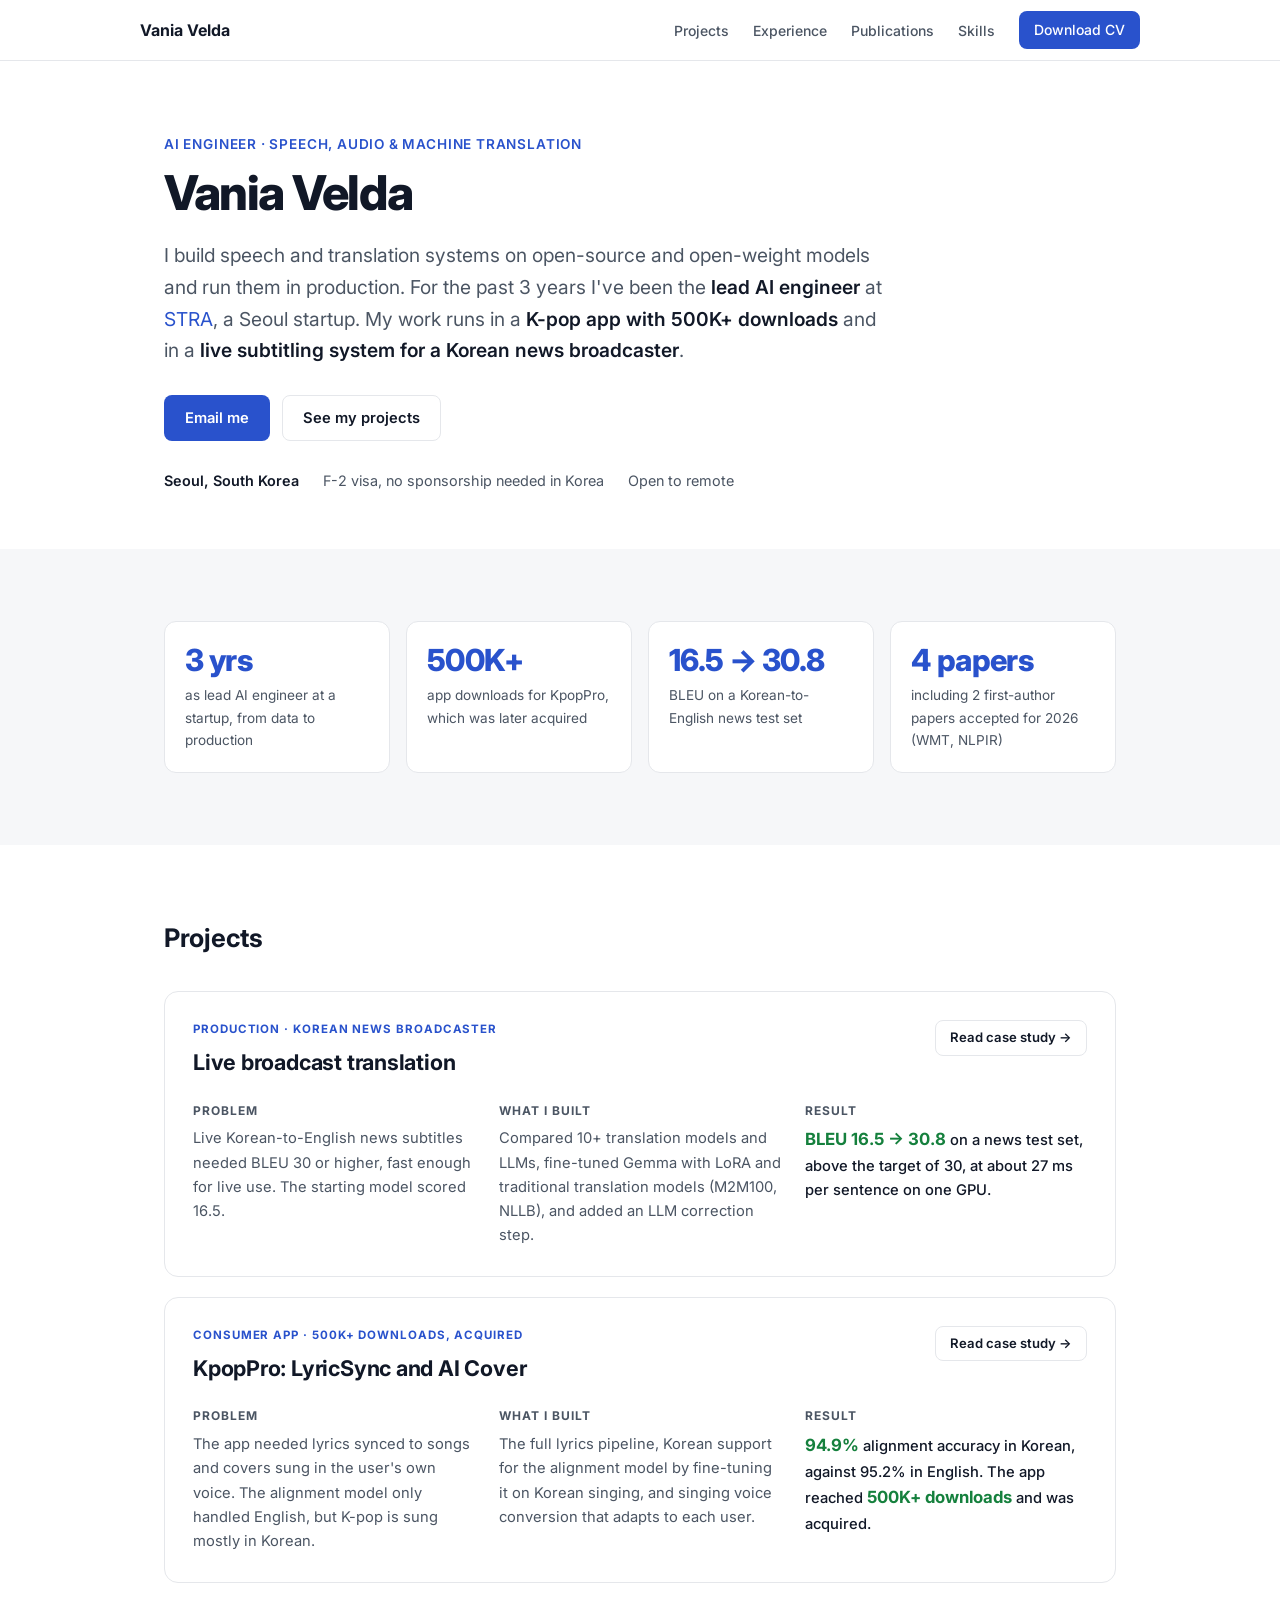
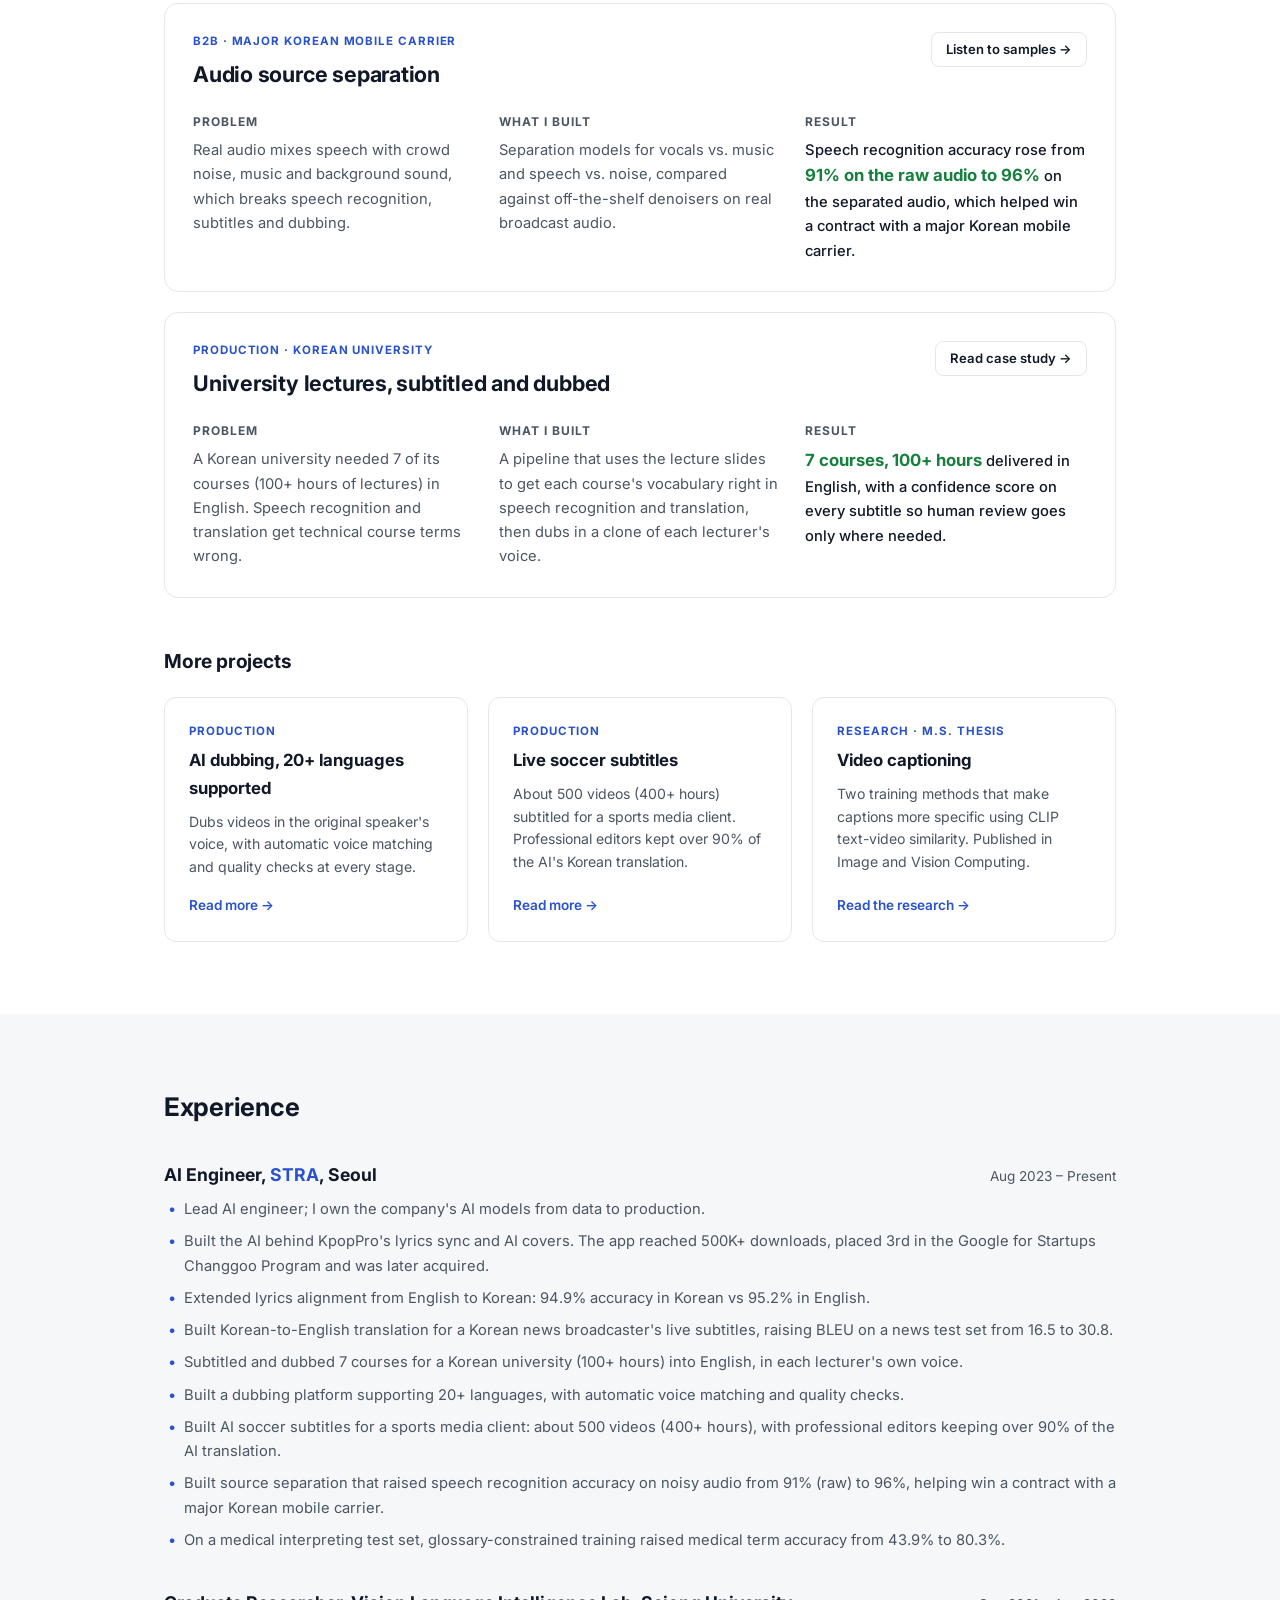
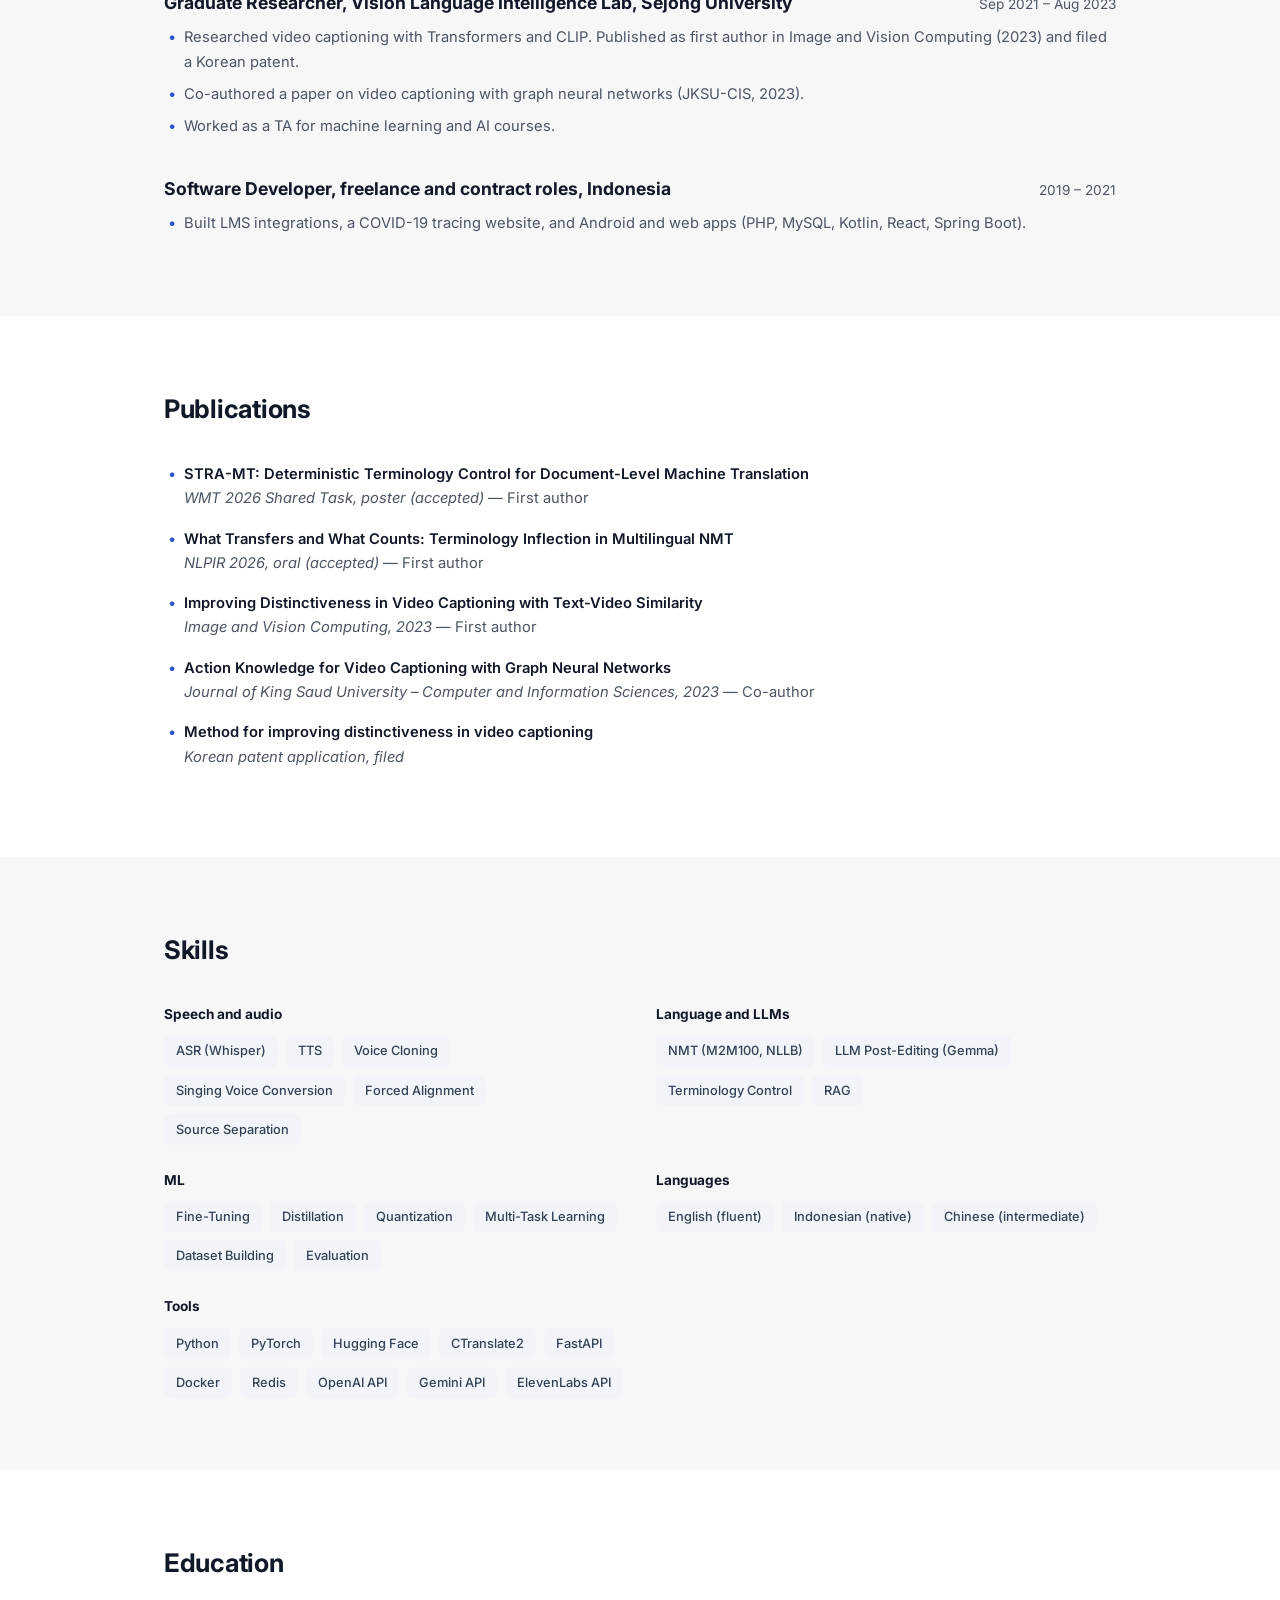
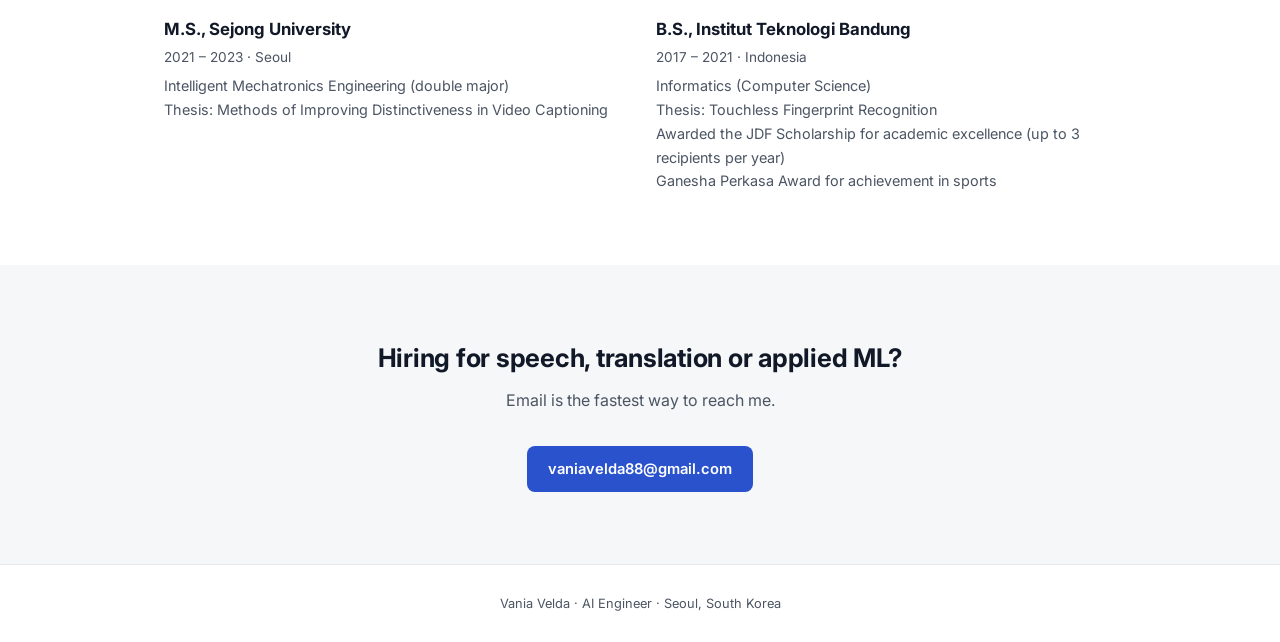
<file: index.html>
<!DOCTYPE html>
<html lang="en">
<head>
  <meta charset="UTF-8">
  <meta name="viewport" content="width=device-width, initial-scale=1.0">
  <title>Vania Velda - AI Engineer | Speech, Audio and Machine Translation</title>
  <meta name="description" content="AI engineer in Seoul (F-2 visa) working on speech, audio and machine translation. Lead AI engineer at STRA for 3 years; models used in a 500K+ download app and live news subtitles. First-author papers accepted at WMT 2026 and NLPIR 2026.">
  <meta name="keywords" content="AI Engineer, Machine Learning, ASR, TTS, Voice Cloning, Machine Translation, NMT, LLM, Source Separation, Speech AI, PyTorch, Seoul">
  <meta name="author" content="Vania Velda">
  <meta name="robots" content="index, follow">
  <link rel="canonical" href="https://xinzuan.github.io/portfolios/">

  <meta property="og:title" content="Vania Velda - AI Engineer">
  <meta property="og:description" content="AI engineer working on speech, audio and machine translation. Models used in a 500K+ download app and live news subtitles.">
  <meta property="og:type" content="website">
  <meta property="og:url" content="https://xinzuan.github.io/portfolios/">

  <meta name="twitter:card" content="summary">
  <meta name="twitter:title" content="Vania Velda - AI Engineer">
  <meta name="twitter:description" content="AI engineer working on speech, audio and machine translation.">

  <link rel="preconnect" href="https://fonts.googleapis.com">
  <link rel="preconnect" href="https://fonts.gstatic.com" crossorigin>
  <link href="https://fonts.googleapis.com/css2?family=Inter:wght@400;500;600;700;800&display=swap" rel="stylesheet">
  <link rel="stylesheet" href="css/style.css">

  <script type="application/ld+json">
  {
    "@context": "https://schema.org",
    "@type": "Person",
    "name": "Vania Velda",
    "jobTitle": "AI Engineer",
    "url": "https://xinzuan.github.io/portfolios",
    "email": "vaniavelda88@gmail.com",
    "address": {
      "@type": "PostalAddress",
      "addressLocality": "Seoul",
      "addressCountry": "KR"
    },
    "alumniOf": [
      {
        "@type": "CollegeOrUniversity",
        "name": "Sejong University",
        "url": "https://www.sejong.ac.kr"
      },
      {
        "@type": "CollegeOrUniversity",
        "name": "Institut Teknologi Bandung",
        "url": "https://www.itb.ac.id"
      }
    ],
    "knowsAbout": [
      "Automatic Speech Recognition",
      "Text-to-Speech",
      "Voice Cloning",
      "Singing Voice Conversion",
      "Audio Source Separation",
      "Machine Translation",
      "Large Language Models",
      "Knowledge Distillation",
      "PyTorch"
    ],
    "worksFor": {
      "@type": "Organization",
      "name": "STRA",
      "url": "https://stra.ai"
    },
    "description": "AI engineer working on speech, audio and machine translation. Lead AI engineer at STRA, building the AI behind KpopPro (500K+ downloads, later acquired) and products for Korean broadcasters and a major mobile carrier."
  }
  </script>
</head>
<body>

<nav>
  <div class="nav-inner">
    <a href="#" class="nav-brand">Vania Velda</a>
    <ul class="nav-links">
      <li class="nav-section"><a href="#work">Projects</a></li>
      <li class="nav-section"><a href="#experience">Experience</a></li>
      <li class="nav-section"><a href="#publications">Publications</a></li>
      <li class="nav-section"><a href="#skills">Skills</a></li>
      <li><a href="resume/Vania_Velda_CV.pdf" class="btn btn-primary btn-small">Download CV</a></li>
    </ul>
  </div>
</nav>

<header class="hero">
  <div class="container">
    <p class="hero-eyebrow">AI Engineer &middot; Speech, Audio &amp; Machine Translation</p>
    <h1>Vania Velda</h1>
    <p class="hero-pitch">
      I build speech and translation systems on open-source and open-weight models and run them in production. For the past 3 years I've been the
      <strong>lead AI engineer</strong> at <a href="https://stra.ai">STRA</a>, a Seoul startup. My work runs in a
      <strong>K-pop app with 500K+ downloads</strong> and in a <strong>live subtitling system for a Korean news broadcaster</strong>.
    </p>
    <div class="hero-actions">
      <a href="mailto:vaniavelda88@gmail.com" class="btn btn-primary">Email me</a>
      <a href="#work" class="btn btn-secondary">See my projects</a>
    </div>
    <ul class="hero-facts">
      <li><strong>Seoul, South Korea</strong></li>
      <li>F-2 visa, no sponsorship needed in Korea</li>
      <li>Open to remote</li>
    </ul>
  </div>
</header>

<main>

  <!-- Proof first: the numbers a recruiter can repeat to a hiring manager. -->
  <section class="section-alt" aria-label="Highlights">
    <div class="container">
      <div class="stats">
        <div class="stat">
          <span class="stat-value">3 yrs</span>
          <span class="stat-label">as lead AI engineer at a startup, from data to production</span>
        </div>
        <div class="stat">
          <span class="stat-value">500K+</span>
          <span class="stat-label">app downloads for KpopPro, which was later acquired</span>
        </div>
        <div class="stat">
          <span class="stat-value">16.5 &rarr; 30.8</span>
          <span class="stat-label">BLEU on a Korean-to-English news test set</span>
        </div>
        <div class="stat">
          <span class="stat-value">4 papers</span>
          <span class="stat-label">including 2 first-author papers accepted for 2026 (WMT, NLPIR)</span>
        </div>
      </div>

    </div>
  </section>

  <!-- Projects -->
  <section id="work">
    <div class="container">
      <h2 class="section-title" style="margin-bottom: 32px;">Projects</h2>

      <article class="feature">
        <div class="feature-head">
          <div>
            <span class="feature-label">Production &middot; Korean news broadcaster</span>
            <h3>Live broadcast translation</h3>
          </div>
          <a href="demos/translation.html" class="btn btn-secondary btn-small">Read case study &rarr;</a>
        </div>
        <div class="feature-grid">
          <div>
            <h4>Problem</h4>
            <p>Live Korean-to-English news subtitles needed BLEU 30 or higher, fast enough for live use. The starting model scored 16.5.</p>
          </div>
          <div>
            <h4>What I built</h4>
            <p>Compared 10+ translation models and LLMs, fine-tuned Gemma with LoRA and traditional translation models (M2M100, NLLB), and added an LLM correction step.</p>
          </div>
          <div class="feature-result">
            <h4>Result</h4>
            <p><strong>BLEU 16.5 &rarr; 30.8</strong> on a news test set, above the target of 30, at about 27 ms per sentence on one GPU.</p>
          </div>
        </div>
      </article>

      <article class="feature">
        <div class="feature-head">
          <div>
            <span class="feature-label">Consumer app &middot; 500K+ downloads, acquired</span>
            <h3>KpopPro: LyricSync and AI Cover</h3>
          </div>
          <a href="demos/lyricsync.html" class="btn btn-secondary btn-small">Read case study &rarr;</a>
        </div>
        <div class="feature-grid">
          <div>
            <h4>Problem</h4>
            <p>The app needed lyrics synced to songs and covers sung in the user's own voice. The alignment model only handled English, but K-pop is sung mostly in Korean.</p>
          </div>
          <div>
            <h4>What I built</h4>
            <p>The full lyrics pipeline, Korean support for the alignment model by fine-tuning it on Korean singing, and singing voice conversion that adapts to each user.</p>
          </div>
          <div class="feature-result">
            <h4>Result</h4>
            <p><strong>94.9%</strong> alignment accuracy in Korean, against 95.2% in English. The app reached <strong>500K+ downloads</strong> and was acquired.</p>
          </div>
        </div>
      </article>

      <article class="feature">
        <div class="feature-head">
          <div>
            <span class="feature-label">B2B &middot; Major Korean mobile carrier</span>
            <h3>Audio source separation</h3>
          </div>
          <a href="demos/source-separation.html" class="btn btn-secondary btn-small">Listen to samples &rarr;</a>
        </div>
        <div class="feature-grid">
          <div>
            <h4>Problem</h4>
            <p>Real audio mixes speech with crowd noise, music and background sound, which breaks speech recognition, subtitles and dubbing.</p>
          </div>
          <div>
            <h4>What I built</h4>
            <p>Separation models for vocals vs. music and speech vs. noise, compared against off-the-shelf denoisers on real broadcast audio.</p>
          </div>
          <div class="feature-result">
            <h4>Result</h4>
            <p>Speech recognition accuracy rose from <strong>91% on the raw audio to 96%</strong> on the separated audio, which helped win a contract with a major Korean mobile carrier.</p>
          </div>
        </div>
      </article>

      <article class="feature">
        <div class="feature-head">
          <div>
            <span class="feature-label">Production &middot; Korean university</span>
            <h3>University lectures, subtitled and dubbed</h3>
          </div>
          <a href="demos/lecture-subtitles.html" class="btn btn-secondary btn-small">Read case study &rarr;</a>
        </div>
        <div class="feature-grid">
          <div>
            <h4>Problem</h4>
            <p>A Korean university needed 7 of its courses (100+ hours of lectures) in English. Speech recognition and translation get technical course terms wrong.</p>
          </div>
          <div>
            <h4>What I built</h4>
            <p>A pipeline that uses the lecture slides to get each course's vocabulary right in speech recognition and translation, then dubs in a clone of each lecturer's voice.</p>
          </div>
          <div class="feature-result">
            <h4>Result</h4>
            <p><strong>7 courses, 100+ hours</strong> delivered in English, with a confidence score on every subtitle so human review goes only where needed.</p>
          </div>
        </div>
      </article>

      <h3 class="section-title" style="font-size: 1.2rem; margin-top: 48px; margin-bottom: 20px;">More projects</h3>
      <div class="demos-grid">

        <a href="demos/dubbing.html" class="demo-card">
          <span class="card-label">Production</span>
          <h3>AI dubbing, 20+ languages supported</h3>
          <p>Dubs videos in the original speaker's voice, with automatic voice matching and quality checks at every stage.</p>
          <span class="card-cta">Read more &rarr;</span>
        </a>

        <a href="demos/sports-subtitle.html" class="demo-card">
          <span class="card-label">Production</span>
          <h3>Live soccer subtitles</h3>
          <p>About 500 videos (400+ hours) subtitled for a sports media client. Professional editors kept over 90% of the AI's Korean translation.</p>
          <span class="card-cta">Read more &rarr;</span>
        </a>

        <a href="demos/video-captioning.html" class="demo-card">
          <span class="card-label">Research &middot; M.S. thesis</span>
          <h3>Video captioning</h3>
          <p>Two training methods that make captions more specific using CLIP text-video similarity. Published in Image and Vision Computing.</p>
          <span class="card-cta">Read the research &rarr;</span>
        </a>

      </div>
    </div>
  </section>

  <!-- Experience -->
  <section id="experience" class="section-alt">
    <div class="container">
      <h2 class="section-title" style="margin-bottom: 32px;">Experience</h2>

      <article class="experience-item" itemscope itemtype="https://schema.org/OrganizationRole">
        <div class="experience-header">
          <h3><span itemprop="roleName">AI Engineer</span>, <span itemprop="memberOf" itemscope itemtype="https://schema.org/Organization"><a href="https://stra.ai" itemprop="url"><span itemprop="name">STRA</span></a></span>, Seoul</h3>
          <span class="date">Aug 2023 &ndash; Present</span>
        </div>
        <ul>
          <li>Lead AI engineer; I own the company's AI models from data to production.</li>
          <li>Built the AI behind KpopPro's lyrics sync and AI covers. The app reached 500K+ downloads, placed 3rd in the Google for Startups Changgoo Program and was later acquired.</li>
          <li>Extended lyrics alignment from English to Korean: 94.9% accuracy in Korean vs 95.2% in English.</li>
          <li>Built Korean-to-English translation for a Korean news broadcaster's live subtitles, raising BLEU on a news test set from 16.5 to 30.8.</li>
          <li>Subtitled and dubbed 7 courses for a Korean university (100+ hours) into English, in each lecturer's own voice.</li>
          <li>Built a dubbing platform supporting 20+ languages, with automatic voice matching and quality checks.</li>
          <li>Built AI soccer subtitles for a sports media client: about 500 videos (400+ hours), with professional editors keeping over 90% of the AI translation.</li>
          <li>Built source separation that raised speech recognition accuracy on noisy audio from 91% (raw) to 96%, helping win a contract with a major Korean mobile carrier.</li>
          <li>On a medical interpreting test set, glossary-constrained training raised medical term accuracy from 43.9% to 80.3%.</li>
        </ul>
      </article>

      <article class="experience-item">
        <div class="experience-header">
          <h3>Graduate Researcher, Vision Language Intelligence Lab, Sejong University</h3>
          <span class="date">Sep 2021 &ndash; Aug 2023</span>
        </div>
        <ul>
          <li>Researched video captioning with Transformers and CLIP. Published as first author in Image and Vision Computing (2023) and filed a Korean patent.</li>
          <li>Co-authored a paper on video captioning with graph neural networks (JKSU-CIS, 2023).</li>
          <li>Worked as a TA for machine learning and AI courses.</li>
        </ul>
      </article>

      <article class="experience-item">
        <div class="experience-header">
          <h3>Software Developer, freelance and contract roles, Indonesia</h3>
          <span class="date">2019 &ndash; 2021</span>
        </div>
        <ul>
          <li>Built LMS integrations, a COVID-19 tracing website, and Android and web apps (PHP, MySQL, Kotlin, React, Spring Boot).</li>
        </ul>
      </article>
    </div>
  </section>

  <!-- Publications -->
  <section id="publications">
    <div class="container">
      <h2 class="section-title" style="margin-bottom: 32px;">Publications</h2>
      <div class="publication-item">
        <strong>STRA-MT: Deterministic Terminology Control for Document-Level Machine Translation</strong><br>
        <em>WMT 2026 Shared Task, poster (accepted)</em> &mdash; First author
      </div>
      <div class="publication-item">
        <strong>What Transfers and What Counts: Terminology Inflection in Multilingual NMT</strong><br>
        <em>NLPIR 2026, oral (accepted)</em> &mdash; First author
      </div>
      <div class="publication-item">
        <strong>Improving Distinctiveness in Video Captioning with Text-Video Similarity</strong><br>
        <em>Image and Vision Computing, 2023</em> &mdash; First author
      </div>
      <div class="publication-item">
        <strong>Action Knowledge for Video Captioning with Graph Neural Networks</strong><br>
        <em>Journal of King Saud University &ndash; Computer and Information Sciences, 2023</em> &mdash; Co-author
      </div>
      <div class="publication-item">
        <strong>Method for improving distinctiveness in video captioning</strong><br>
        <em>Korean patent application, filed</em>
      </div>
    </div>
  </section>

  <!-- Skills -->
  <section id="skills" class="section-alt">
    <div class="container">
      <h2 class="section-title" style="margin-bottom: 32px;">Skills</h2>
      <div class="skill-group-list">
        <div class="skill-group">
          <h3>Speech and audio</h3>
          <div class="skills-grid">
            <span class="skill-tag">ASR (Whisper)</span>
            <span class="skill-tag">TTS</span>
            <span class="skill-tag">Voice Cloning</span>
            <span class="skill-tag">Singing Voice Conversion</span>
            <span class="skill-tag">Forced Alignment</span>
            <span class="skill-tag">Source Separation</span>
          </div>
        </div>
        <div class="skill-group">
          <h3>Language and LLMs</h3>
          <div class="skills-grid">
            <span class="skill-tag">NMT (M2M100, NLLB)</span>
            <span class="skill-tag">LLM Post-Editing (Gemma)</span>
            <span class="skill-tag">Terminology Control</span>
            <span class="skill-tag">RAG</span>
          </div>
        </div>
        <div class="skill-group">
          <h3>ML</h3>
          <div class="skills-grid">
            <span class="skill-tag">Fine-Tuning</span>
            <span class="skill-tag">Distillation</span>
            <span class="skill-tag">Quantization</span>
            <span class="skill-tag">Multi-Task Learning</span>
            <span class="skill-tag">Dataset Building</span>
            <span class="skill-tag">Evaluation</span>
          </div>
        </div>
        <div class="skill-group">
          <h3>Languages</h3>
          <div class="skills-grid">
            <span class="skill-tag">English (fluent)</span>
            <span class="skill-tag">Indonesian (native)</span>
            <span class="skill-tag">Chinese (intermediate)</span>
          </div>
        </div>
        <div class="skill-group">
          <h3>Tools</h3>
          <div class="skills-grid">
            <span class="skill-tag">Python</span>
            <span class="skill-tag">PyTorch</span>
            <span class="skill-tag">Hugging Face</span>
            <span class="skill-tag">CTranslate2</span>
            <span class="skill-tag">FastAPI</span>
            <span class="skill-tag">Docker</span>
            <span class="skill-tag">Redis</span>
            <span class="skill-tag">OpenAI API</span>
            <span class="skill-tag">Gemini API</span>
            <span class="skill-tag">ElevenLabs API</span>
          </div>
        </div>
      </div>
    </div>
  </section>

  <!-- Education -->
  <section id="education">
    <div class="container">
      <h2 class="section-title" style="margin-bottom: 32px;">Education</h2>
      <div class="education-list">
        <div class="education-item">
          <h3>M.S., Sejong University</h3>
          <div class="date">2021 &ndash; 2023 &middot; Seoul</div>
          <p>Intelligent Mechatronics Engineering (double major)<br>
          Thesis: Methods of Improving Distinctiveness in Video Captioning</p>
        </div>
        <div class="education-item">
          <h3>B.S., Institut Teknologi Bandung</h3>
          <div class="date">2017 &ndash; 2021 &middot; Indonesia</div>
          <p>Informatics (Computer Science)<br>
          Thesis: Touchless Fingerprint Recognition<br>
          Awarded the JDF Scholarship for academic excellence (up to 3 recipients per year)<br>
          Ganesha Perkasa Award for achievement in sports</p>
        </div>
      </div>
    </div>
  </section>

  <!-- Contact: repeat the call to action for people who read to the end. -->
  <section class="section-alt contact-cta">
    <div class="container">
      <h2 class="section-title">Hiring for speech, translation or applied ML?</h2>
      <p class="section-intro">Email is the fastest way to reach me.</p>
      <div class="hero-actions">
        <a href="mailto:vaniavelda88@gmail.com" class="btn btn-primary">vaniavelda88@gmail.com</a>
      </div>
    </div>
  </section>

</main>

<footer>
  <div class="container">
    <p>Vania Velda &middot; AI Engineer &middot; Seoul, South Korea</p>
  </div>
</footer>

</body>
</html>
</file>
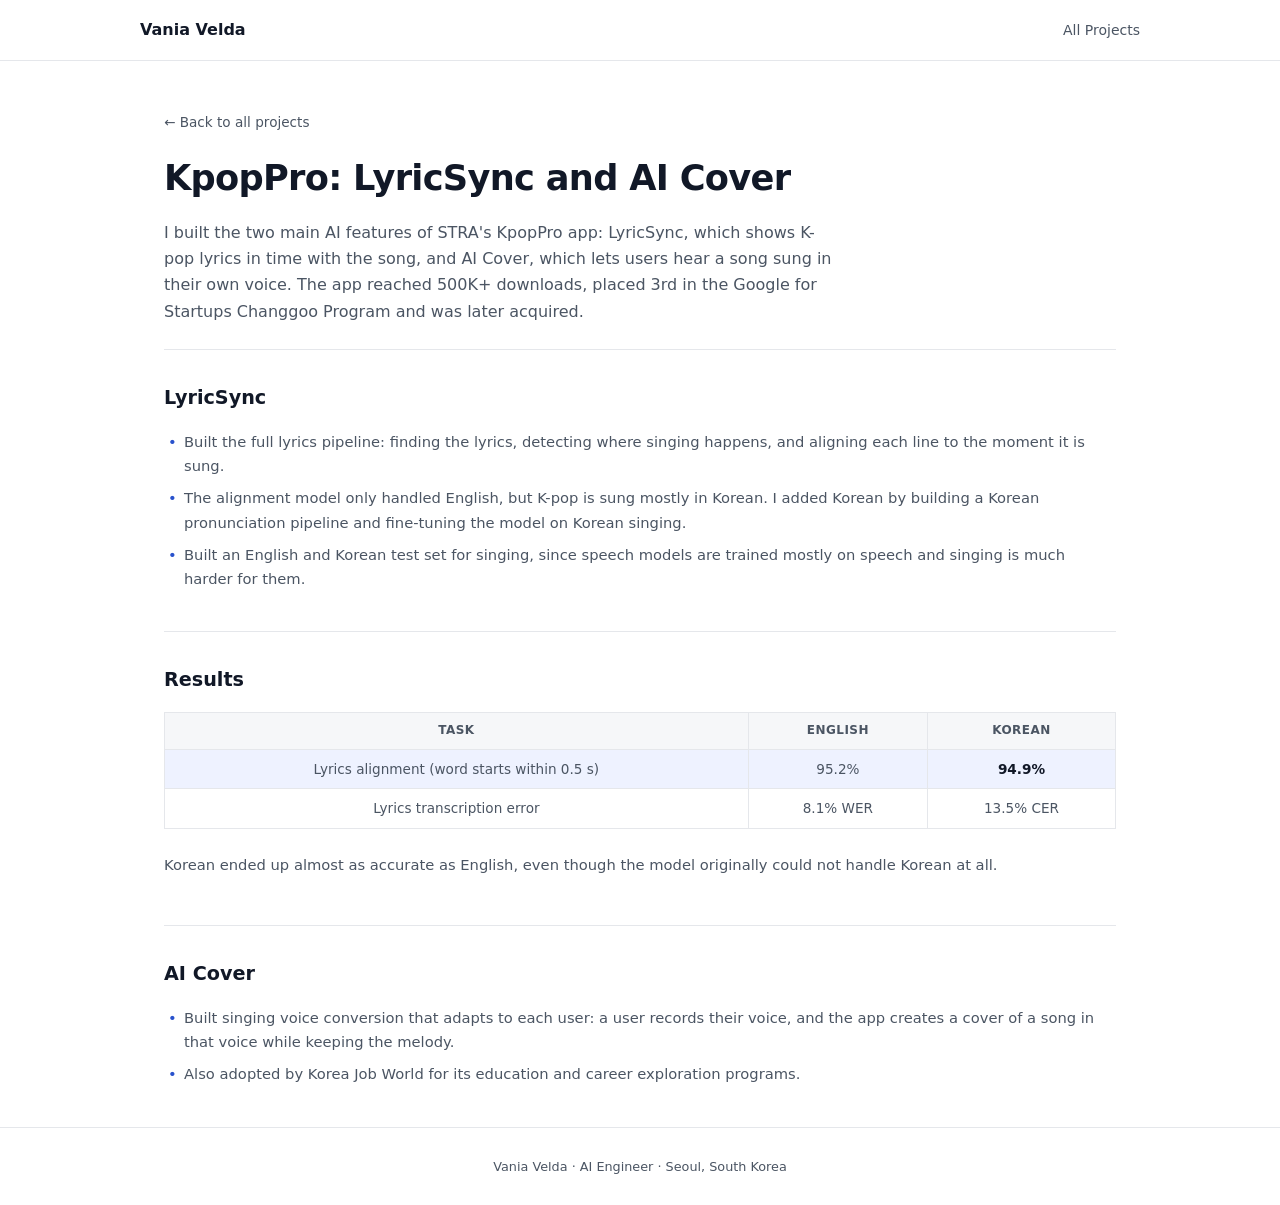
<file: demos/ai-cover.html>
<!DOCTYPE html>
<html lang="en">
<head>
  <meta charset="UTF-8">
  <title>AI Cover - Vania Velda</title>
  <meta http-equiv="refresh" content="0; url=lyricsync.html">
  <link rel="canonical" href="https://xinzuan.github.io/portfolios/demos/lyricsync.html">
</head>
<body>
  <p>This page moved to <a href="lyricsync.html">KpopPro: LyricSync and AI Cover</a>.</p>
</body>
</html>
</file>
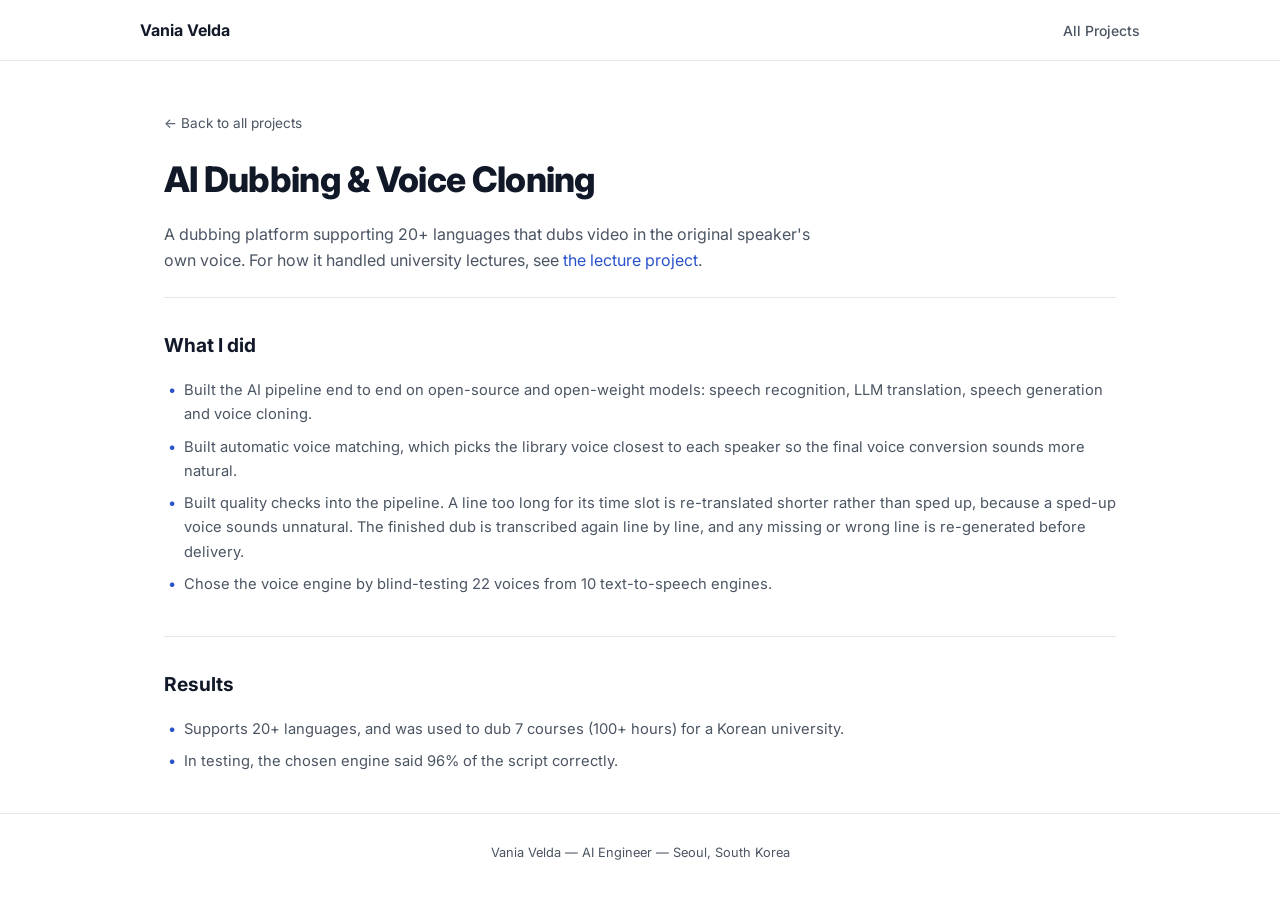
<file: demos/dubbing.html>
<!DOCTYPE html>
<html lang="en">
<head>
  <meta charset="UTF-8">
  <meta name="viewport" content="width=device-width, initial-scale=1.0">
  <title>AI Dubbing & Voice Cloning - Vania Velda</title>
  <meta name="description" content="A dubbing platform supporting 20+ languages that dubs video in the original speaker's own voice, with automatic voice matching and quality checks.">
  <meta name="robots" content="index, follow">
  <link rel="canonical" href="https://xinzuan.github.io/portfolios/demos/dubbing.html">
  <meta property="og:title" content="AI Dubbing & Voice Cloning Demo - Vania Velda">
  <meta property="og:description" content="AI dubbing with voice cloning, supporting 20+ languages.">
  <link rel="preconnect" href="https://fonts.googleapis.com">
  <link rel="preconnect" href="https://fonts.gstatic.com" crossorigin>
  <link href="https://fonts.googleapis.com/css2?family=Inter:wght@400;500;600;700&display=swap" rel="stylesheet">
  <link rel="stylesheet" href="../css/style.css">
</head>
<body>

<nav>
  <div class="nav-inner">
    <a href="../index.html" class="nav-brand">Vania Velda</a>
    <ul class="nav-links">
      <li><a href="../index.html#work">All Projects</a></li>
    </ul>
  </div>
</nav>

<div class="container">
  <div class="page-header">
    <a href="../index.html#work" class="back-link">&larr; Back to all projects</a>
    <h1>AI Dubbing &amp; Voice Cloning</h1>
    <p>A dubbing platform supporting 20+ languages that dubs video in the original speaker's own voice. For how it handled university lectures, see <a href="lecture-subtitles.html">the lecture project</a>.</p>
  </div>

  <section class="demo-section">
    <h2>What I did</h2>
    <ul class="case-list">
      <li>Built the AI pipeline end to end on open-source and open-weight models: speech recognition, LLM translation, speech generation and voice cloning.</li>
      <li>Built automatic voice matching, which picks the library voice closest to each speaker so the final voice conversion sounds more natural.</li>
      <li>Built quality checks into the pipeline. A line too long for its time slot is re-translated shorter rather than sped up, because a sped-up voice sounds unnatural. The finished dub is transcribed again line by line, and any missing or wrong line is re-generated before delivery.</li>
      <li>Chose the voice engine by blind-testing 22 voices from 10 text-to-speech engines.</li>
    </ul>
  </section>

  <section class="demo-section">
    <h2>Results</h2>
    <ul class="case-list">
      <li>Supports 20+ languages, and was used to dub 7 courses (100+ hours) for a Korean university.</li>
      <li>In testing, the chosen engine said 96% of the script correctly.</li>
    </ul>
  </section>


</div>

<footer>
  <div class="container">
    <p>Vania Velda &mdash; AI Engineer &mdash; Seoul, South Korea</p>
  </div>
</footer>

</body>
</html>
</file>
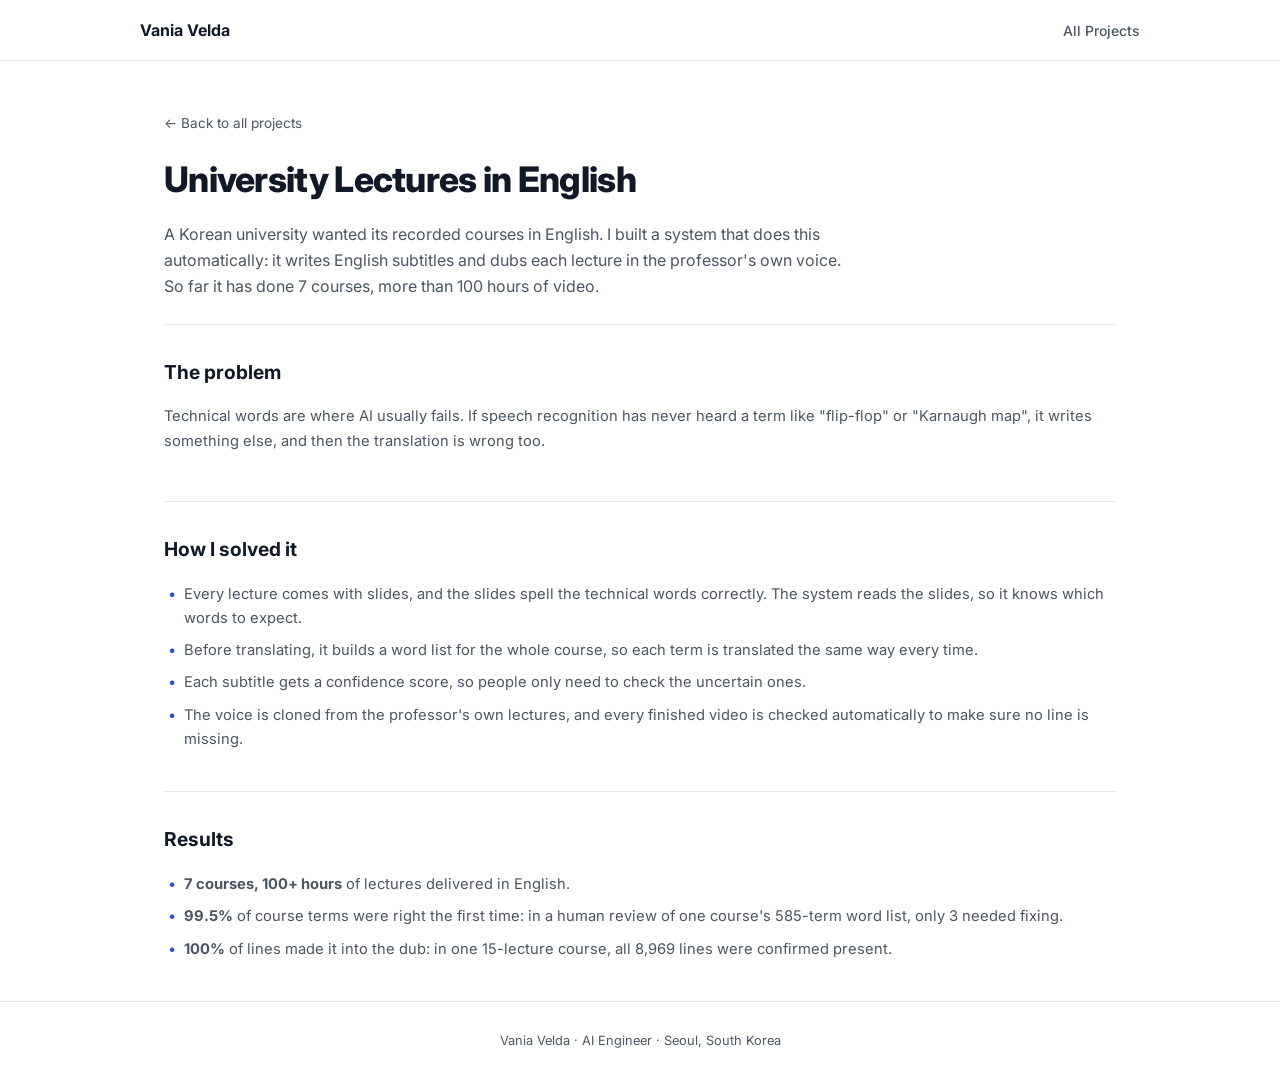
<file: demos/lecture-subtitles.html>
<!DOCTYPE html>
<html lang="en">
<head>
  <meta charset="UTF-8">
  <meta name="viewport" content="width=device-width, initial-scale=1.0">
  <title>Lecture Subtitles and Dubbing - Vania Velda</title>
  <meta name="description" content="7 courses for a Korean university (100+ hours of lectures) subtitled and dubbed into English in each lecturer's own voice, with course terminology taken from the lecture slides.">
  <meta name="robots" content="index, follow">
  <link rel="canonical" href="https://xinzuan.github.io/portfolios/demos/lecture-subtitles.html">
  <meta property="og:title" content="Lecture Subtitles and Dubbing - Vania Velda">
  <meta property="og:description" content="7 courses for a Korean university, 100+ hours, subtitled and dubbed into English.">
  <link rel="preconnect" href="https://fonts.googleapis.com">
  <link rel="preconnect" href="https://fonts.gstatic.com" crossorigin>
  <link href="https://fonts.googleapis.com/css2?family=Inter:wght@400;500;600;700;800&display=swap" rel="stylesheet">
  <link rel="stylesheet" href="../css/style.css">
</head>
<body>

<nav>
  <div class="nav-inner">
    <a href="../index.html" class="nav-brand">Vania Velda</a>
    <ul class="nav-links">
      <li><a href="../index.html#work">All Projects</a></li>
    </ul>
  </div>
</nav>

<div class="container">
  <div class="page-header">
    <a href="../index.html#work" class="back-link">&larr; Back to all projects</a>
    <h1>University Lectures in English</h1>
    <p>A Korean university wanted its recorded courses in English. I built a system that does this automatically: it writes English subtitles and dubs each lecture in the professor's own voice. So far it has done 7 courses, more than 100 hours of video.</p>
  </div>

  <section class="demo-section">
    <h2>The problem</h2>
    <p class="case-text">Technical words are where AI usually fails. If speech recognition has never heard a term like "flip-flop" or "Karnaugh map", it writes something else, and then the translation is wrong too.</p>
  </section>

  <section class="demo-section">
    <h2>How I solved it</h2>
    <ul class="case-list">
      <li>Every lecture comes with slides, and the slides spell the technical words correctly. The system reads the slides, so it knows which words to expect.</li>
      <li>Before translating, it builds a word list for the whole course, so each term is translated the same way every time.</li>
      <li>Each subtitle gets a confidence score, so people only need to check the uncertain ones.</li>
      <li>The voice is cloned from the professor's own lectures, and every finished video is checked automatically to make sure no line is missing.</li>
    </ul>
  </section>

  <section class="demo-section">
    <h2>Results</h2>
    <ul class="case-list">
      <li><strong>7 courses, 100+ hours</strong> of lectures delivered in English.</li>
      <li><strong>99.5%</strong> of course terms were right the first time: in a human review of one course's 585-term word list, only 3 needed fixing.</li>
      <li><strong>100%</strong> of lines made it into the dub: in one 15-lecture course, all 8,969 lines were confirmed present.</li>
    </ul>
  </section>
</div>

<footer>
  <div class="container">
    <p>Vania Velda &middot; AI Engineer &middot; Seoul, South Korea</p>
  </div>
</footer>

</body>
</html>
</file>
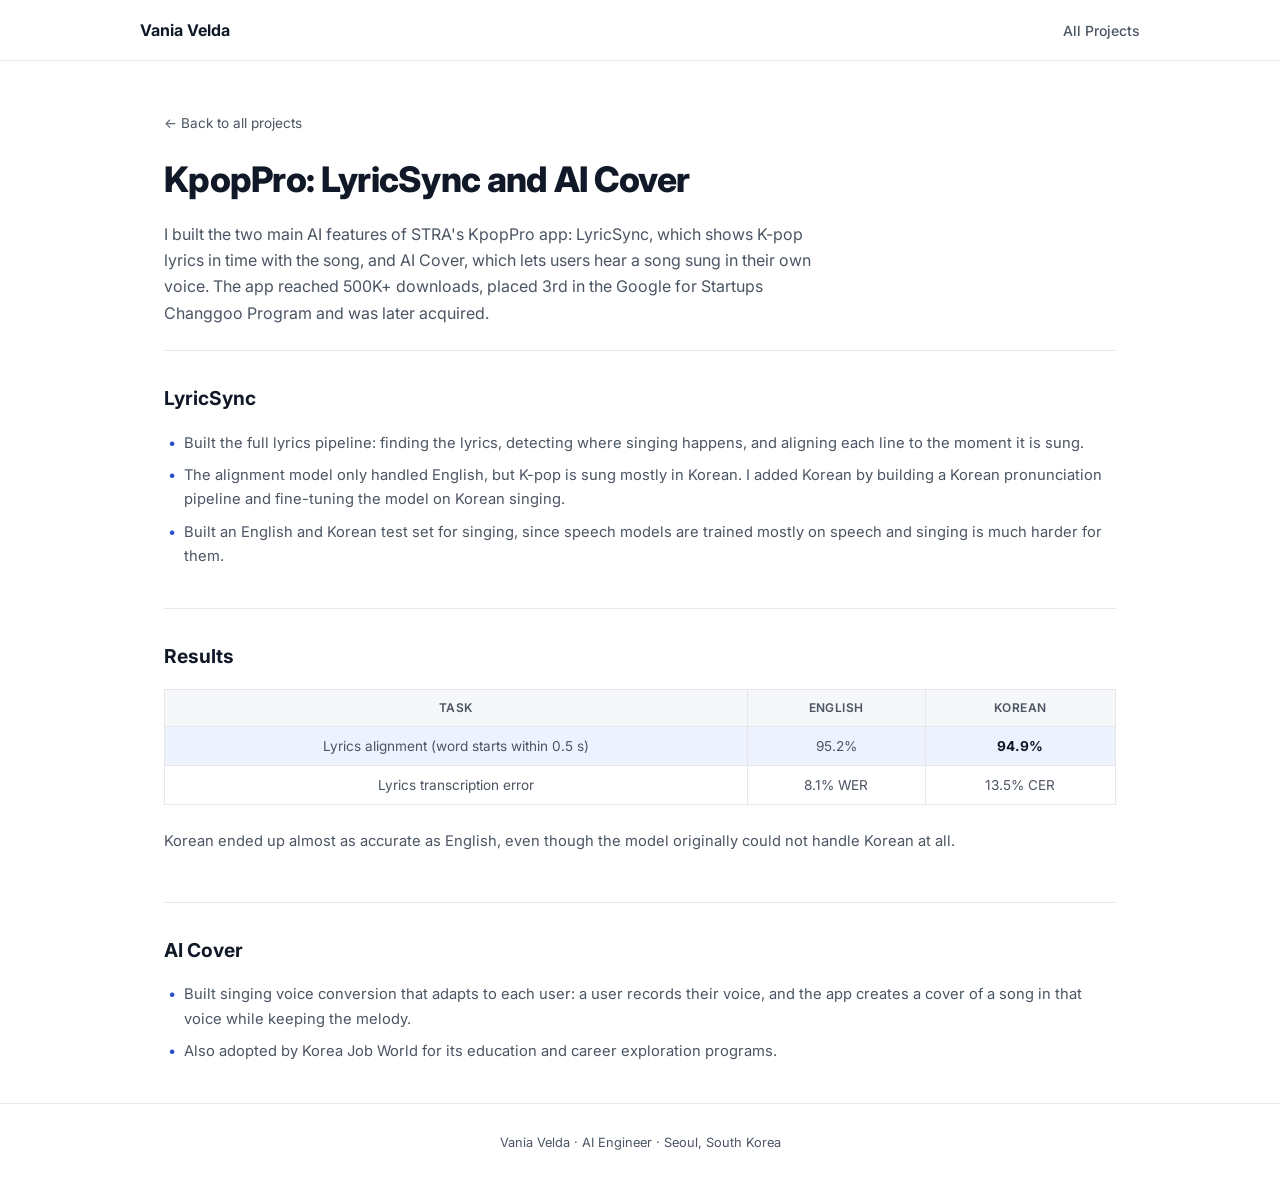
<file: demos/lyricsync.html>
<!DOCTYPE html>
<html lang="en">
<head>
  <meta charset="UTF-8">
  <meta name="viewport" content="width=device-width, initial-scale=1.0">
  <title>KpopPro: LyricSync and AI Cover - Vania Velda</title>
  <meta name="description" content="The AI behind KpopPro (500K+ downloads, acquired): lyrics sync extended from English to Korean at 94.9% accuracy, and AI covers in the user's own voice.">
  <meta name="robots" content="index, follow">
  <link rel="canonical" href="https://xinzuan.github.io/portfolios/demos/lyricsync.html">
  <meta property="og:title" content="KpopPro: LyricSync and AI Cover - Vania Velda">
  <meta property="og:description" content="Lyrics-to-audio alignment for K-pop, in Korean and English.">
  <link rel="preconnect" href="https://fonts.googleapis.com">
  <link rel="preconnect" href="https://fonts.gstatic.com" crossorigin>
  <link href="https://fonts.googleapis.com/css2?family=Inter:wght@400;500;600;700;800&display=swap" rel="stylesheet">
  <link rel="stylesheet" href="../css/style.css">
</head>
<body>

<nav>
  <div class="nav-inner">
    <a href="../index.html" class="nav-brand">Vania Velda</a>
    <ul class="nav-links">
      <li><a href="../index.html#work">All Projects</a></li>
    </ul>
  </div>
</nav>

<div class="container">
  <div class="page-header">
    <a href="../index.html#work" class="back-link">&larr; Back to all projects</a>
    <h1>KpopPro: LyricSync and AI Cover</h1>
    <p>I built the two main AI features of STRA's KpopPro app: LyricSync, which shows K-pop lyrics in time with the song, and AI Cover, which lets users hear a song sung in their own voice. The app reached 500K+ downloads, placed 3rd in the Google for Startups Changgoo Program and was later acquired.</p>
  </div>

  <section class="demo-section">
    <h2>LyricSync</h2>
    <ul class="case-list">
      <li>Built the full lyrics pipeline: finding the lyrics, detecting where singing happens, and aligning each line to the moment it is sung.</li>
      <li>The alignment model only handled English, but K-pop is sung mostly in Korean. I added Korean by building a Korean pronunciation pipeline and fine-tuning the model on Korean singing.</li>
      <li>Built an English and Korean test set for singing, since speech models are trained mostly on speech and singing is much harder for them.</li>
    </ul>
  </section>

  <section class="demo-section">
    <h2>Results</h2>
    <table class="result-table">
      <thead>
        <tr>
          <th>Task</th>
          <th>English</th>
          <th>Korean</th>
        </tr>
      </thead>
      <tbody>
        <tr class="ours">
          <td>Lyrics alignment (word starts within 0.5 s)</td>
          <td>95.2%</td>
          <td class="best">94.9%</td>
        </tr>
        <tr>
          <td>Lyrics transcription error</td>
          <td>8.1% WER</td>
          <td>13.5% CER</td>
        </tr>
      </tbody>
    </table>
    <p class="case-text">Korean ended up almost as accurate as English, even though the model originally could not handle Korean at all.</p>
  </section>

  <section class="demo-section">
    <h2>AI Cover</h2>
    <ul class="case-list">
      <li>Built singing voice conversion that adapts to each user: a user records their voice, and the app creates a cover of a song in that voice while keeping the melody.</li>
      <li>Also adopted by Korea Job World for its education and career exploration programs.</li>
    </ul>
  </section>

</div>

<footer>
  <div class="container">
    <p>Vania Velda &middot; AI Engineer &middot; Seoul, South Korea</p>
  </div>
</footer>

</body>
</html>
</file>
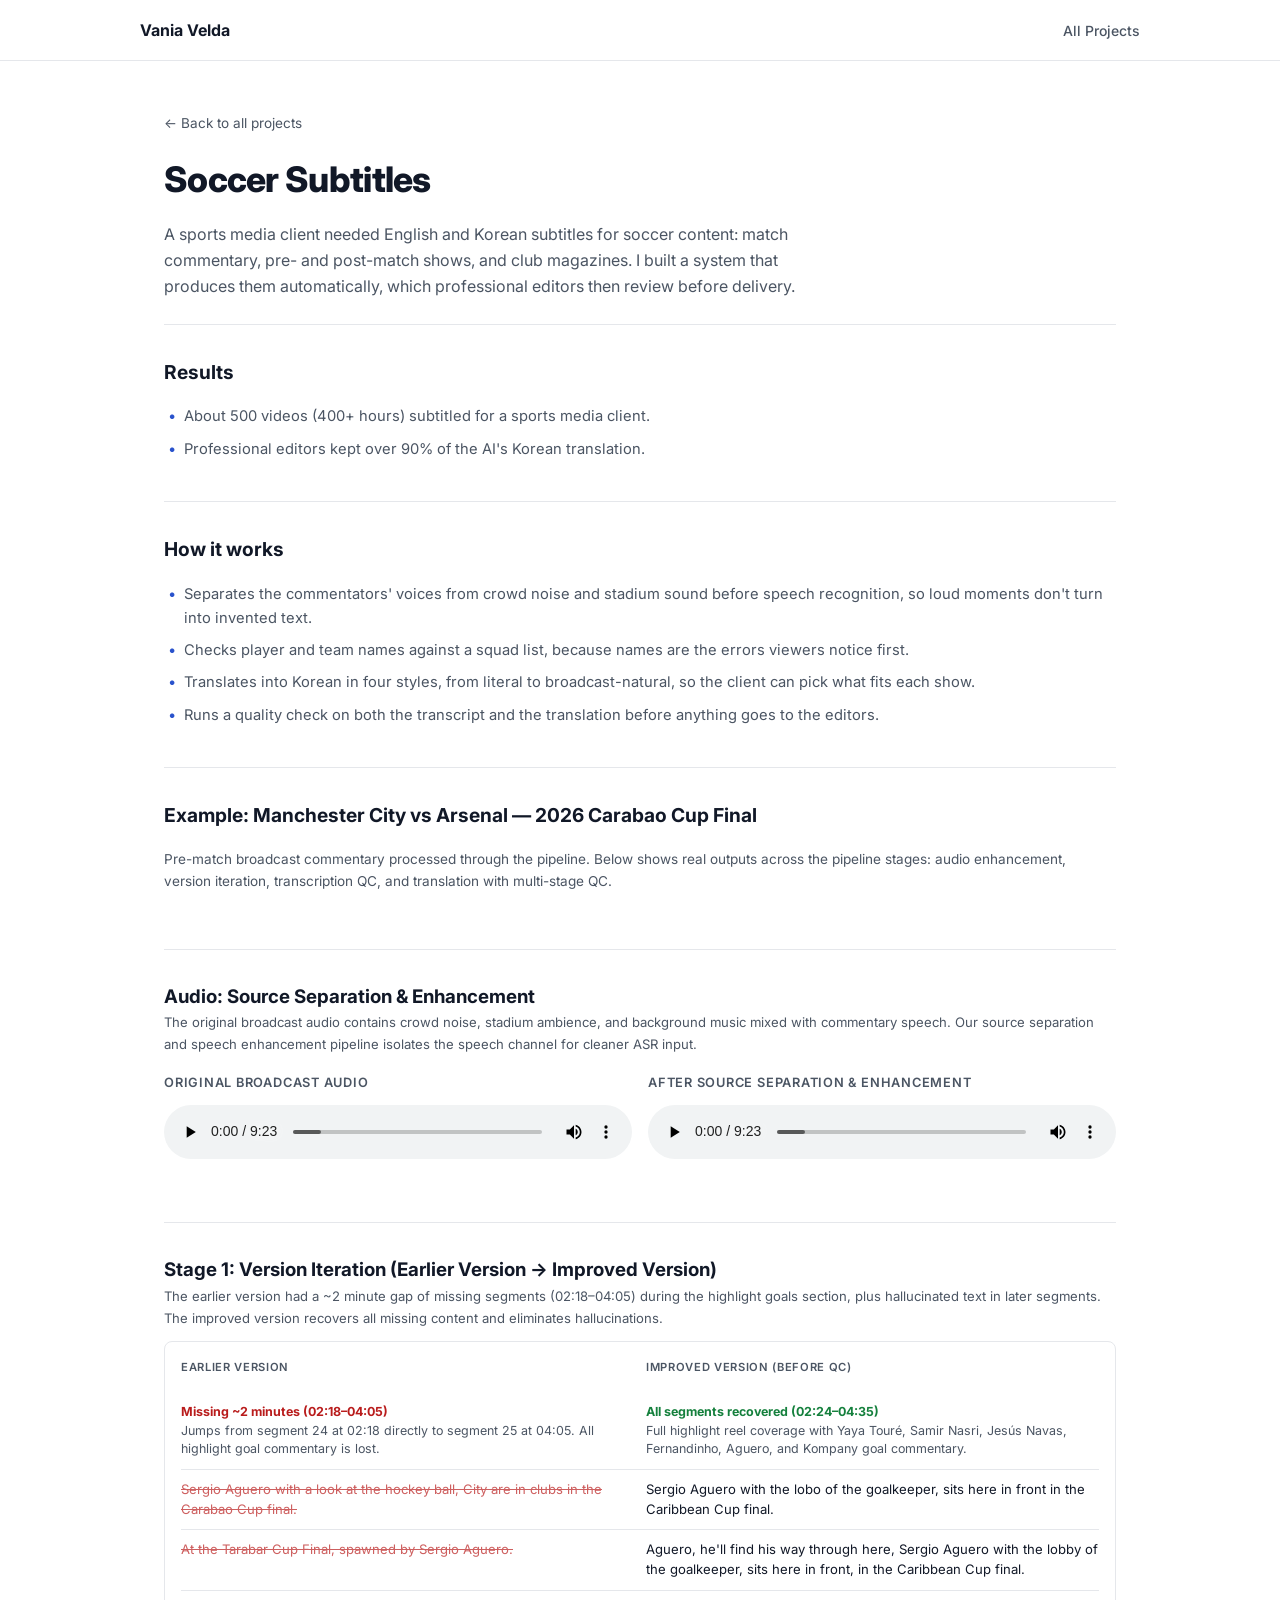
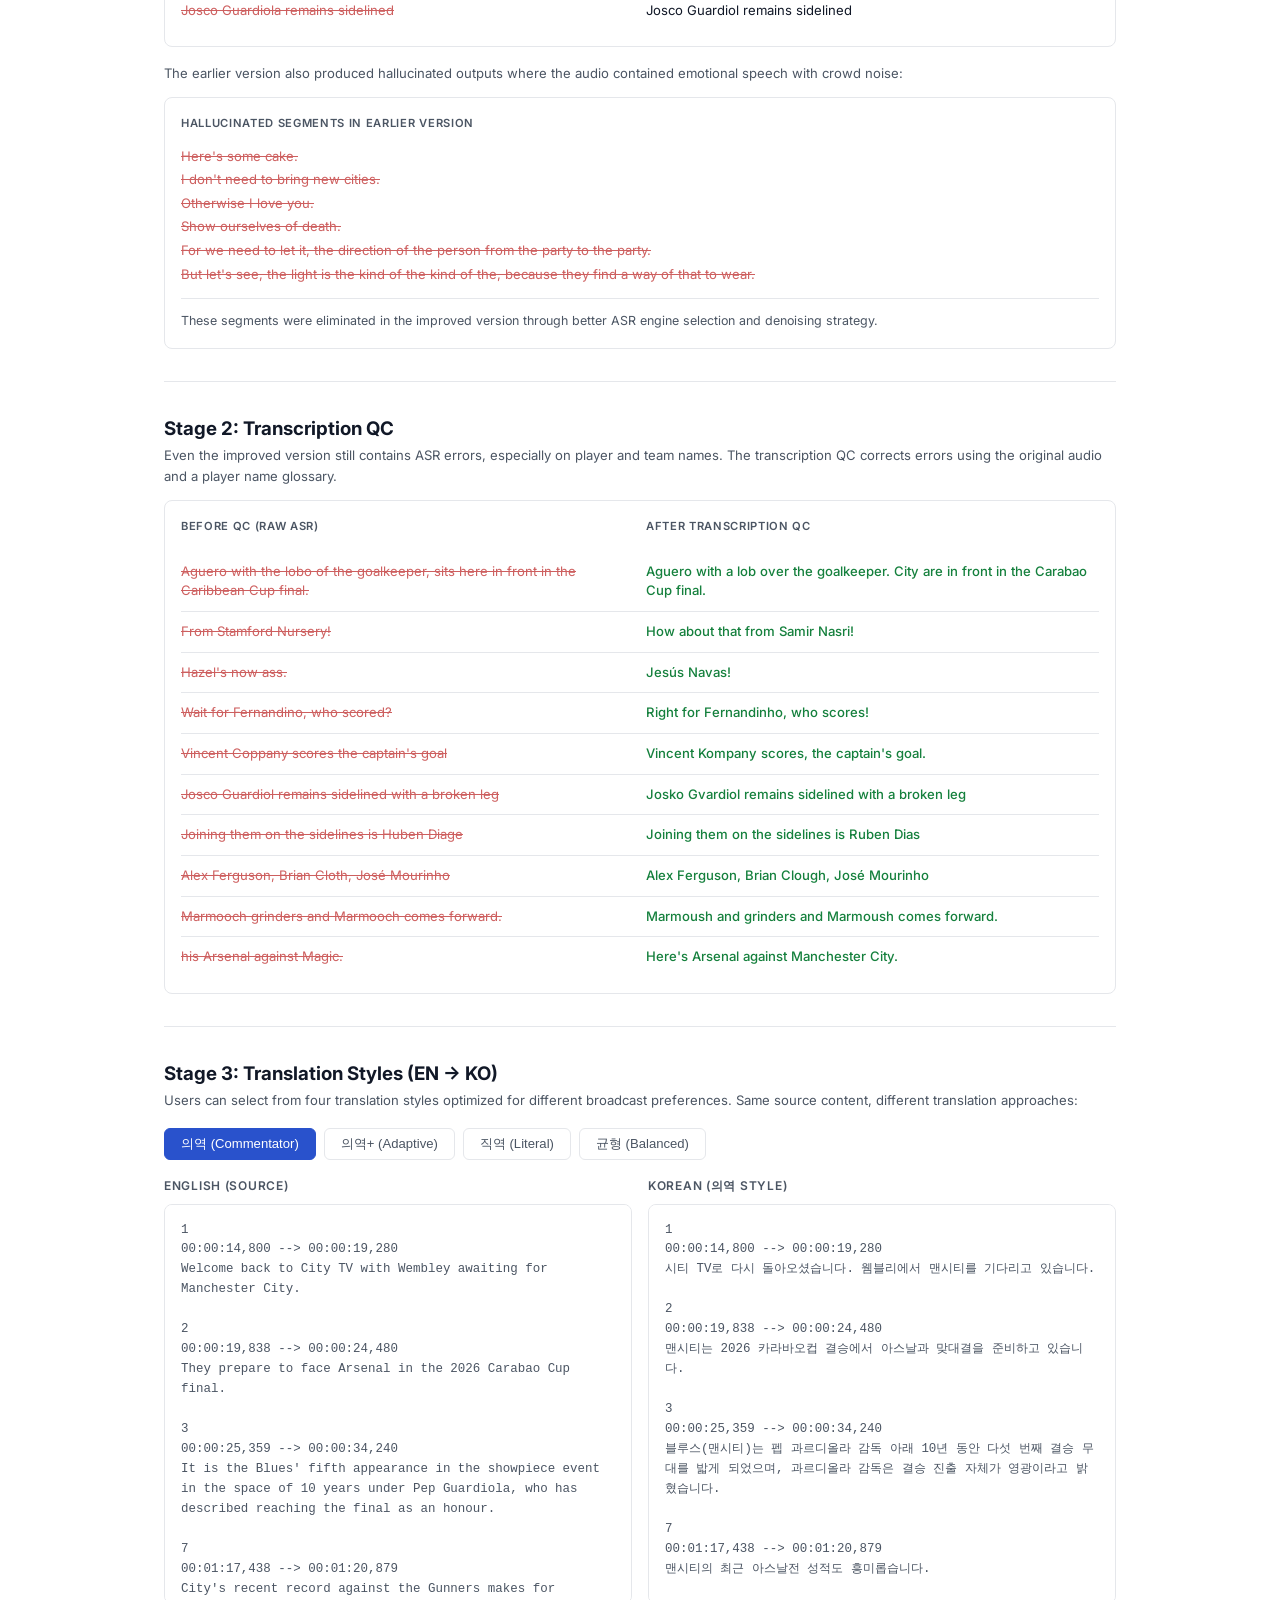
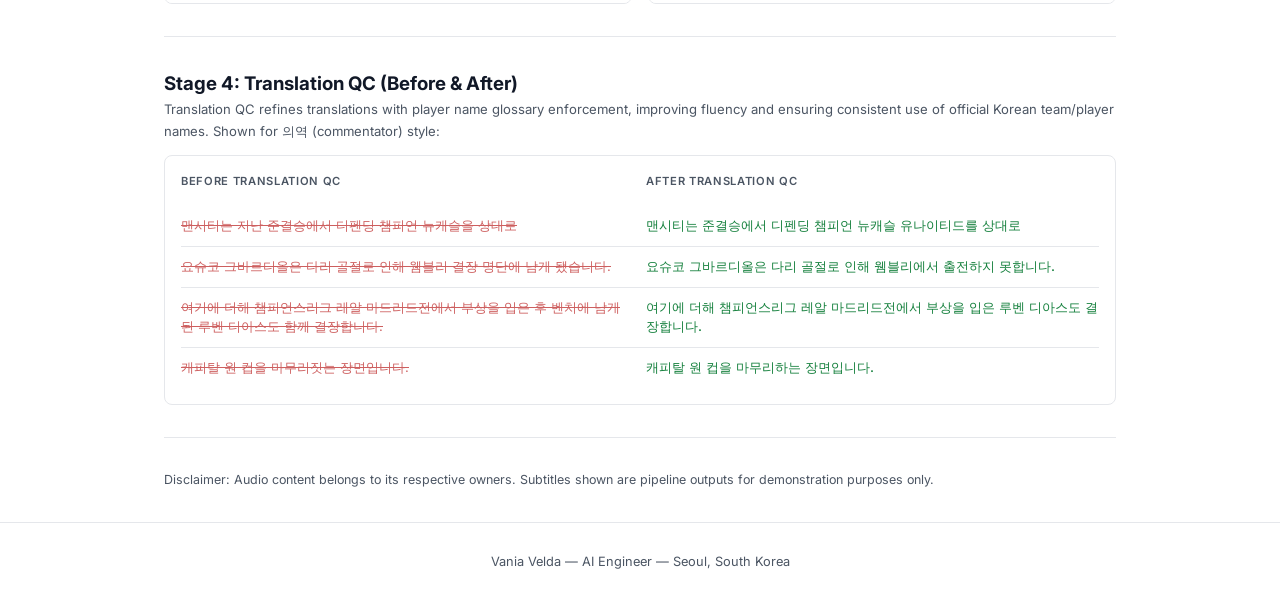
<file: demos/sports-subtitle.html>
<!DOCTYPE html>
<html lang="en">
<head>
  <meta charset="UTF-8">
  <meta name="viewport" content="width=device-width, initial-scale=1.0">
  <title>Soccer Subtitles - Vania Velda</title>
  <meta name="description" content="English and Korean subtitles for a sports media client: about 500 videos (400+ hours), with professional editors keeping over 90% of the AI translation.">
  <meta name="robots" content="index, follow">
  <link rel="canonical" href="https://xinzuan.github.io/portfolios/demos/sports-subtitle.html">
  <meta property="og:title" content="Soccer Subtitles - Vania Velda">
  <meta property="og:description" content="AI soccer subtitles: about 500 videos, 400+ hours, English and Korean.">
  <link rel="preconnect" href="https://fonts.googleapis.com">
  <link rel="preconnect" href="https://fonts.gstatic.com" crossorigin>
  <link href="https://fonts.googleapis.com/css2?family=Inter:wght@400;500;600;700&display=swap" rel="stylesheet">
  <link rel="stylesheet" href="../css/style.css">
  <style>
    details { margin-top: 12px; }
    summary {
      cursor: pointer;
      font-size: 0.85rem;
      font-weight: 500;
      color: var(--accent);
      padding: 8px 0;
      user-select: none;
    }
    summary:hover { color: var(--accent-hover); }
    .srt-compare {
      display: grid;
      grid-template-columns: 1fr 1fr;
      gap: 16px;
      margin-top: 12px;
    }
    .srt-block label {
      font-size: 0.75rem;
      font-weight: 600;
      text-transform: uppercase;
      letter-spacing: 0.06em;
      color: var(--text-muted);
      display: block;
      margin-bottom: 8px;
    }
    .srt-block pre {
      background: var(--bg-card);
      border: 1px solid var(--border);
      border-radius: 8px;
      padding: 16px;
      font-size: 0.78rem;
      line-height: 1.6;
      color: var(--text-muted);
      overflow-x: auto;
      white-space: pre-wrap;
      word-break: break-word;
      max-height: 400px;
      overflow-y: auto;
    }
    .correction-highlight {
      color: var(--bad);
      text-decoration: line-through;
      opacity: 0.7;
    }
    .correction-fixed {
      color: var(--good);
      font-weight: 500;
    }
    .correction-row {
      display: grid;
      grid-template-columns: 1fr 1fr;
      gap: 12px;
      padding: 10px 0;
      border-bottom: 1px solid var(--border);
      font-size: 0.82rem;
      line-height: 1.5;
    }
    .correction-row:last-child { border-bottom: none; }
    .correction-label {
      font-size: 0.7rem;
      font-weight: 600;
      text-transform: uppercase;
      letter-spacing: 0.06em;
      color: var(--text-muted);
      margin-bottom: 4px;
    }
    .style-tabs {
      display: flex;
      gap: 8px;
      margin-bottom: 16px;
      flex-wrap: wrap;
    }
    .style-tab {
      padding: 6px 16px;
      border-radius: 6px;
      background: var(--bg-card);
      border: 1px solid var(--border);
      color: var(--text-muted);
      font-size: 0.82rem;
      cursor: pointer;
      transition: all 0.15s;
    }
    .style-tab:hover { border-color: var(--accent); color: var(--text); }
    .style-tab.active {
      background: var(--accent);
      color: #fff;
      border-color: var(--accent);
    }
    .style-content { display: none; }
    .style-content.active { display: block; }
    @media (max-width: 640px) {
      .srt-compare { grid-template-columns: 1fr; }
      .correction-row { grid-template-columns: 1fr; }
    }
  </style>
</head>
<body>

<nav>
  <div class="nav-inner">
    <a href="../index.html" class="nav-brand">Vania Velda</a>
    <ul class="nav-links">
      <li><a href="../index.html#work">All Projects</a></li>
    </ul>
  </div>
</nav>

<div class="container">
  <div class="page-header">
    <a href="../index.html#work" class="back-link">&larr; Back to all projects</a>
    <h1>Soccer Subtitles</h1>
    <p>A sports media client needed English and Korean subtitles for soccer content: match commentary, pre- and post-match shows, and club magazines. I built a system that produces them automatically, which professional editors then review before delivery.</p>
  </div>

  <section class="demo-section">
    <h2>Results</h2>
    <ul class="case-list">
      <li>About 500 videos (400+ hours) subtitled for a sports media client.</li>
      <li>Professional editors kept over 90% of the AI's Korean translation.</li>
    </ul>
  </section>

  <section class="demo-section">
    <h2>How it works</h2>
    <ul class="case-list">
      <li>Separates the commentators' voices from crowd noise and stadium sound before speech recognition, so loud moments don't turn into invented text.</li>
      <li>Checks player and team names against a squad list, because names are the errors viewers notice first.</li>
      <li>Translates into Korean in four styles, from literal to broadcast-natural, so the client can pick what fits each show.</li>
      <li>Runs a quality check on both the transcript and the translation before anything goes to the editors.</li>
    </ul>
  </section>

  <section class="demo-section">
    <h2>Example: Manchester City vs Arsenal &mdash; 2026 Carabao Cup Final</h2>
    <p style="font-size: 0.85rem; color: var(--text-muted); margin-bottom: 24px;">Pre-match broadcast commentary processed through the pipeline. Below shows real outputs across the pipeline stages: audio enhancement, version iteration, transcription QC, and translation with multi-stage QC.</p>
  </section>

  <section class="demo-section">
    <h3>Audio: Source Separation &amp; Enhancement</h3>
    <p style="font-size: 0.82rem; color: var(--text-muted); margin-bottom: 16px;">The original broadcast audio contains crowd noise, stadium ambience, and background music mixed with commentary speech. Our source separation and speech enhancement pipeline isolates the speech channel for cleaner ASR input.</p>
    <div class="demo-pair">
      <div>
        <label>Original Broadcast Audio</label>
        <audio controls controlslist="nodownload" preload="metadata">
          <source src="../sports_examples/original_audio.mp3" type="audio/mpeg">
        </audio>
      </div>
      <div>
        <label>After Source Separation &amp; Enhancement</label>
        <audio controls controlslist="nodownload" preload="metadata">
          <source src="../sports_examples/denoised_enhanced_audio.mp3" type="audio/mpeg">
        </audio>
      </div>
    </div>
  </section>

  <section class="demo-section">
    <h3>Stage 1: Version Iteration (Earlier Version &rarr; Improved Version)</h3>
    <p style="font-size: 0.82rem; color: var(--text-muted); margin-bottom: 12px;">The earlier version had a ~2 minute gap of missing segments (02:18&ndash;04:05) during the highlight goals section, plus hallucinated text in later segments. The improved version recovers all missing content and eliminates hallucinations.</p>

    <div style="background: var(--bg-card); border: 1px solid var(--border); border-radius: 8px; padding: 16px; margin-bottom: 16px;">
      <div style="display: grid; grid-template-columns: 1fr 1fr; gap: 12px; margin-bottom: 12px;">
        <div class="correction-label">Earlier Version</div>
        <div class="correction-label">Improved Version (before QC)</div>
      </div>
      <div class="correction-row">
        <div style="font-size: 0.78rem; color: var(--text-muted);">
          <strong style="color: var(--bad);">Missing ~2 minutes (02:18&ndash;04:05)</strong><br>
          Jumps from segment 24 at 02:18 directly to segment 25 at 04:05. All highlight goal commentary is lost.
        </div>
        <div style="font-size: 0.78rem; color: var(--text-muted);">
          <strong style="color: var(--good);">All segments recovered (02:24&ndash;04:35)</strong><br>
          Full highlight reel coverage with Yaya Tour&eacute;, Samir Nasri, Jes&uacute;s Navas, Fernandinho, Aguero, and Kompany goal commentary.
        </div>
      </div>
      <div class="correction-row">
        <div><span class="correction-highlight">Sergio Aguero with a look at the hockey ball, City are in clubs in the Carabao Cup final.</span></div>
        <div><span>Sergio Aguero with the lobo of the goalkeeper, sits here in front in the Caribbean Cup final.</span></div>
      </div>
      <div class="correction-row">
        <div><span class="correction-highlight">At the Tarabar Cup Final, spawned by Sergio Aguero.</span></div>
        <div><span>Aguero, he'll find his way through here, Sergio Aguero with the lobby of the goalkeeper, sits here in front, in the Caribbean Cup final.</span></div>
      </div>
      <div class="correction-row">
        <div><span class="correction-highlight">Josco Guardiola remains sidelined</span></div>
        <div><span>Josco Guardiol remains sidelined</span></div>
      </div>
    </div>

    <p style="font-size: 0.82rem; color: var(--text-muted); margin-bottom: 12px;">The earlier version also produced hallucinated outputs where the audio contained emotional speech with crowd noise:</p>

    <div style="background: var(--bg-card); border: 1px solid var(--border); border-radius: 8px; padding: 16px;">
      <div class="correction-label" style="margin-bottom: 12px;">Hallucinated segments in earlier version</div>
      <div style="font-size: 0.82rem; line-height: 1.8; color: var(--text-muted);">
        <span class="correction-highlight">Here's some cake.</span><br>
        <span class="correction-highlight">I don't need to bring new cities.</span><br>
        <span class="correction-highlight">Otherwise I love you.</span><br>
        <span class="correction-highlight">Show ourselves of death.</span><br>
        <span class="correction-highlight">For we need to let it, the direction of the person from the party to the party.</span><br>
        <span class="correction-highlight">But let's see, the light is the kind of the kind of the, because they find a way of that to wear.</span>
      </div>
      <div style="font-size: 0.78rem; color: var(--text-muted); margin-top: 12px; padding-top: 12px; border-top: 1px solid var(--border);">
        These segments were eliminated in the improved version through better ASR engine selection and denoising strategy.
      </div>
    </div>
  </section>

  <section class="demo-section">
    <h3>Stage 2: Transcription QC</h3>
    <p style="font-size: 0.82rem; color: var(--text-muted); margin-bottom: 12px;">Even the improved version still contains ASR errors, especially on player and team names. The transcription QC corrects errors using the original audio and a player name glossary.</p>

    <div style="background: var(--bg-card); border: 1px solid var(--border); border-radius: 8px; padding: 16px;">
      <div style="display: grid; grid-template-columns: 1fr 1fr; gap: 12px; margin-bottom: 12px;">
        <div class="correction-label">Before QC (Raw ASR)</div>
        <div class="correction-label">After Transcription QC</div>
      </div>
      <div class="correction-row">
        <div><span class="correction-highlight">Aguero with the lobo of the goalkeeper, sits here in front in the Caribbean Cup final.</span></div>
        <div><span class="correction-fixed">Aguero with a lob over the goalkeeper. City are in front in the Carabao Cup final.</span></div>
      </div>
      <div class="correction-row">
        <div><span class="correction-highlight">From Stamford Nursery!</span></div>
        <div><span class="correction-fixed">How about that from Samir Nasri!</span></div>
      </div>
      <div class="correction-row">
        <div><span class="correction-highlight">Hazel's now ass.</span></div>
        <div><span class="correction-fixed">Jes&uacute;s Navas!</span></div>
      </div>
      <div class="correction-row">
        <div><span class="correction-highlight">Wait for Fernandino, who scored?</span></div>
        <div><span class="correction-fixed">Right for Fernandinho, who scores!</span></div>
      </div>
      <div class="correction-row">
        <div><span class="correction-highlight">Vincent Coppany scores the captain's goal</span></div>
        <div><span class="correction-fixed">Vincent Kompany scores, the captain's goal.</span></div>
      </div>
      <div class="correction-row">
        <div><span class="correction-highlight">Josco Guardiol remains sidelined with a broken leg</span></div>
        <div><span class="correction-fixed">Josko Gvardiol remains sidelined with a broken leg</span></div>
      </div>
      <div class="correction-row">
        <div><span class="correction-highlight">Joining them on the sidelines is Huben Diage</span></div>
        <div><span class="correction-fixed">Joining them on the sidelines is Ruben Dias</span></div>
      </div>
      <div class="correction-row">
        <div><span class="correction-highlight">Alex Ferguson, Brian Cloth, Jos&eacute; Mourinho</span></div>
        <div><span class="correction-fixed">Alex Ferguson, Brian Clough, Jos&eacute; Mourinho</span></div>
      </div>
      <div class="correction-row">
        <div><span class="correction-highlight">Marmooch grinders and Marmooch comes forward.</span></div>
        <div><span class="correction-fixed">Marmoush and grinders and Marmoush comes forward.</span></div>
      </div>
      <div class="correction-row">
        <div><span class="correction-highlight">his Arsenal against Magic.</span></div>
        <div><span class="correction-fixed">Here's Arsenal against Manchester City.</span></div>
      </div>
    </div>
  </section>

  <section class="demo-section">
    <h3>Stage 3: Translation Styles (EN &rarr; KO)</h3>
    <p style="font-size: 0.82rem; color: var(--text-muted); margin-bottom: 16px;">Users can select from four translation styles optimized for different broadcast preferences. Same source content, different translation approaches:</p>

    <div class="style-tabs">
      <button class="style-tab active" onclick="showStyle('commentator')">&#xC758;&#xC5ED; (Commentator)</button>
      <button class="style-tab" onclick="showStyle('adaptive')">&#xC758;&#xC5ED;+ (Adaptive)</button>
      <button class="style-tab" onclick="showStyle('literal')">&#xC9C1;&#xC5ED; (Literal)</button>
      <button class="style-tab" onclick="showStyle('balanced')">&#xADE0;&#xD615; (Balanced)</button>
    </div>

    <div id="style-commentator" class="style-content active">
      <div class="srt-compare">
        <div class="srt-block">
          <label>English (Source)</label>
          <pre>1
00:00:14,800 --> 00:00:19,280
Welcome back to City TV with Wembley awaiting for Manchester City.

2
00:00:19,838 --> 00:00:24,480
They prepare to face Arsenal in the 2026 Carabao Cup final.

3
00:00:25,359 --> 00:00:34,240
It is the Blues' fifth appearance in the showpiece event in the space of 10 years under Pep Guardiola, who has described reaching the final as an honour.

7
00:01:17,438 --> 00:01:20,879
City's recent record against the Gunners makes for fascinating reading.

8
00:01:21,438 --> 00:01:33,680
Guardiola's side have not beaten Arsenal in any of their last six meetings, a run stretching back to the famous 4-1 triumph during the treble-winning campaign of 2022-2023.</pre>
        </div>
        <div class="srt-block">
          <label>Korean (&#xC758;&#xC5ED; Style)</label>
          <pre>1
00:00:14,800 --> 00:00:19,280
시티 TV로 다시 돌아오셨습니다. 웸블리에서 맨시티를 기다리고 있습니다.

2
00:00:19,838 --> 00:00:24,480
맨시티는 2026 카라바오컵 결승에서 아스날과 맞대결을 준비하고 있습니다.

3
00:00:25,359 --> 00:00:34,240
블루스(맨시티)는 펩 과르디올라 감독 아래 10년 동안 다섯 번째 결승 무대를 밟게 되었으며, 과르디올라 감독은 결승 진출 자체가 영광이라고 밝혔습니다.

7
00:01:17,438 --> 00:01:20,879
맨시티의 최근 아스날전 성적도 흥미롭습니다.

8
00:01:21,438 --> 00:01:33,680
과르디올라의 맨시티는 최근 6경기에서 아스날을 한 번도 이기지 못하고 있으며, 이 연패는 2022-2023 트레블 시즌의 유명한 4-1 대승까지 거슬러 올라갑니다.</pre>
        </div>
      </div>
    </div>

    <div id="style-adaptive" class="style-content">
      <div class="srt-compare">
        <div class="srt-block">
          <label>English (Source)</label>
          <pre>1
00:00:14,800 --> 00:00:19,280
Welcome back to City TV with Wembley awaiting for Manchester City.

2
00:00:19,838 --> 00:00:24,480
They prepare to face Arsenal in the 2026 Carabao Cup final.

3
00:00:25,359 --> 00:00:34,240
It is the Blues' fifth appearance in the showpiece event in the space of 10 years under Pep Guardiola, who has described reaching the final as an honour.

7
00:01:17,438 --> 00:01:20,879
City's recent record against the Gunners makes for fascinating reading.

8
00:01:21,438 --> 00:01:33,680
Guardiola's side have not beaten Arsenal in any of their last six meetings, a run stretching back to the famous 4-1 triumph during the treble-winning campaign of 2022-2023.</pre>
        </div>
        <div class="srt-block">
          <label>Korean (&#xC758;&#xC5ED;+ Style)</label>
          <pre id="adaptive-ko">Loading...</pre>
        </div>
      </div>
    </div>

    <div id="style-literal" class="style-content">
      <div class="srt-compare">
        <div class="srt-block">
          <label>English (Source)</label>
          <pre>1
00:00:14,800 --> 00:00:19,280
Welcome back to City TV with Wembley awaiting for Manchester City.

2
00:00:19,838 --> 00:00:24,480
They prepare to face Arsenal in the 2026 Carabao Cup final.

3
00:00:25,359 --> 00:00:34,240
It is the Blues' fifth appearance in the showpiece event in the space of 10 years under Pep Guardiola, who has described reaching the final as an honour.

7
00:01:17,438 --> 00:01:20,879
City's recent record against the Gunners makes for fascinating reading.

8
00:01:21,438 --> 00:01:33,680
Guardiola's side have not beaten Arsenal in any of their last six meetings, a run stretching back to the famous 4-1 triumph during the treble-winning campaign of 2022-2023.</pre>
        </div>
        <div class="srt-block">
          <label>Korean (&#xC9C1;&#xC5ED; Style)</label>
          <pre id="literal-ko">Loading...</pre>
        </div>
      </div>
    </div>

    <div id="style-balanced" class="style-content">
      <div class="srt-compare">
        <div class="srt-block">
          <label>English (Source)</label>
          <pre>1
00:00:14,800 --> 00:00:19,280
Welcome back to City TV with Wembley awaiting for Manchester City.

2
00:00:19,838 --> 00:00:24,480
They prepare to face Arsenal in the 2026 Carabao Cup final.

3
00:00:25,359 --> 00:00:34,240
It is the Blues' fifth appearance in the showpiece event in the space of 10 years under Pep Guardiola, who has described reaching the final as an honour.

7
00:01:17,438 --> 00:01:20,879
City's recent record against the Gunners makes for fascinating reading.

8
00:01:21,438 --> 00:01:33,680
Guardiola's side have not beaten Arsenal in any of their last six meetings, a run stretching back to the famous 4-1 triumph during the treble-winning campaign of 2022-2023.</pre>
        </div>
        <div class="srt-block">
          <label>Korean (&#xADE0;&#xD615; Style)</label>
          <pre id="balanced-ko">Loading...</pre>
        </div>
      </div>
    </div>
  </section>

  <section class="demo-section">
    <h3>Stage 4: Translation QC (Before &amp; After)</h3>
    <p style="font-size: 0.82rem; color: var(--text-muted); margin-bottom: 12px;">Translation QC refines translations with player name glossary enforcement, improving fluency and ensuring consistent use of official Korean team/player names. Shown for &#xC758;&#xC5ED; (commentator) style:</p>

    <div style="background: var(--bg-card); border: 1px solid var(--border); border-radius: 8px; padding: 16px;">
      <div style="display: grid; grid-template-columns: 1fr 1fr; gap: 12px; margin-bottom: 12px;">
        <div class="correction-label">Before Translation QC</div>
        <div class="correction-label">After Translation QC</div>
      </div>
      <div class="correction-row">
        <div><span class="correction-highlight">맨시티는 지난 준결승에서 디펜딩 챔피언 뉴캐슬을 상대로</span></div>
        <div><span class="correction-fixed">맨시티는 준결승에서 디펜딩 챔피언 뉴캐슬 유나이티드를 상대로</span></div>
      </div>
      <div class="correction-row">
        <div><span class="correction-highlight">요슈코 그바르디올은 다리 골절로 인해 웸블리 결장 명단에 남게 됐습니다.</span></div>
        <div><span class="correction-fixed">요슈코 그바르디올은 다리 골절로 인해 웸블리에서 출전하지 못합니다.</span></div>
      </div>
      <div class="correction-row">
        <div><span class="correction-highlight">여기에 더해 챔피언스리그 레알 마드리드전에서 부상을 입은 후 벤치에 남게 된 루벤 디아스도 함께 결장합니다.</span></div>
        <div><span class="correction-fixed">여기에 더해 챔피언스리그 레알 마드리드전에서 부상을 입은 루벤 디아스도 결장합니다.</span></div>
      </div>
      <div class="correction-row">
        <div><span class="correction-highlight">캐피탈 원 컵을 마무리짓는 장면입니다.</span></div>
        <div><span class="correction-fixed">캐피탈 원 컵을 마무리하는 장면입니다.</span></div>
      </div>
    </div>
  </section>

  <section class="demo-section" style="padding-top: 32px; border-top: 1px solid var(--border);">
    <p style="font-size: 0.78rem; color: var(--text-muted);">Disclaimer: Audio content belongs to its respective owners. Subtitles shown are pipeline outputs for demonstration purposes only.</p>
  </section>
</div>

<footer>
  <div class="container">
    <p>Vania Velda &mdash; AI Engineer &mdash; Seoul, South Korea</p>
  </div>
</footer>

<script>
function showStyle(style) {
  document.querySelectorAll('.style-content').forEach(el => el.classList.remove('active'));
  document.querySelectorAll('.style-tab').forEach(el => el.classList.remove('active'));
  document.getElementById('style-' + style).classList.add('active');
  event.target.classList.add('active');
}

const translations = {
  adaptive: `1\n00:00:14,800 --> 00:00:19,280\n웸블리에서 맨시티를 기다리고 있는 가운데, City TV로 다시 돌아왔습니다.\n\n2\n00:00:19,838 --> 00:00:24,480\n맨시티는 2026 카라바오컵 결승전에서 아스날과 맞대결을 준비하고 있습니다.\n\n3\n00:00:25,359 --> 00:00:34,240\n펩 과르디올라 감독 체제에서 10년 동안 블루스가 다섯 번째로 이 무대에 오르게 되었으며, 과르디올라 감독은 결승에 진출한 것을 영광이라고 밝혔습니다.\n\n7\n00:01:17,438 --> 00:01:20,879\n맨시티의 최근 아스날전 전적도 흥미롭게 다가옵니다.\n\n8\n00:01:21,438 --> 00:01:33,680\n과르디올라 감독의 팀은 최근 아스날과의 6경기에서 승리가 없으며, 지난 2022-2023 트레블 시즌의 4-1 승리가 마지막이었습니다.`,
  literal: `1\n00:00:14,800 --> 00:00:19,280\n웸블리가 맨시티를 기다리는 가운데, 시티 TV에 다시 오신 것을 환영합니다.\n\n2\n00:00:19,838 --> 00:00:24,480\n그들은 2026 카라바오 컵 결승전에서 아스날을 상대할 준비를 하고 있습니다.\n\n3\n00:00:25,359 --> 00:00:34,240\n펩 과르디올라 감독 아래에서 파란색 군단이 10년 동안 다섯 번째로 이 대회 결승전에 출전하게 되었으며, 펩 과르디올라는 결승 진출을 영광이라고 표현했습니다.\n\n7\n00:01:17,438 --> 00:01:20,879\n맨시티의 최근 아스날과의 전적은 흥미로운 기록이 되고 있습니다.\n\n8\n00:01:21,438 --> 00:01:33,680\n과르디올라 감독의 팀은 지난 6번의 맞대결에서 한 번도 아스날을 이기지 못했으며, 이 흐름은 2022-2023 시즌 트레블을 달성할 때의 유명한 4-1 승리까지 거슬러 올라갑니다.`,
  balanced: `1\n00:00:14,800 --> 00:00:19,280\n맨시티를 기다리는 웸블리와 함께 시티 TV로 다시 돌아왔습니다.\n\n2\n00:00:19,838 --> 00:00:24,480\n맨시티는 2026 카라바오컵 결승에서 아스날과 맞붙을 준비를 하고 있습니다.\n\n3\n00:00:25,359 --> 00:00:34,240\n펩 과르디올라 감독 아래 10년 동안 맨시티는 이 대회 결승에 다섯 번째로 진출하며, 과르디올라 감독은 결승 진출을 영광이라고 표현했습니다.\n\n7\n00:01:17,438 --> 00:01:20,879\n맨시티의 최근 아스날전 기록은 흥미롭습니다.\n\n8\n00:01:21,438 --> 00:01:33,680\n과르디올라 감독이 이끄는 맨시티는 최근 6경기에서 아스날을 한 번도 이기지 못하고 있는데, 이 연속 무승은 2022-2023 시즌에 트레블을 달성할 당시 4-1 대승 이후 이어지고 있습니다.`
};

document.getElementById('adaptive-ko').textContent = translations.adaptive;
document.getElementById('literal-ko').textContent = translations.literal;
document.getElementById('balanced-ko').textContent = translations.balanced;
</script>

</body>
</html>
</file>
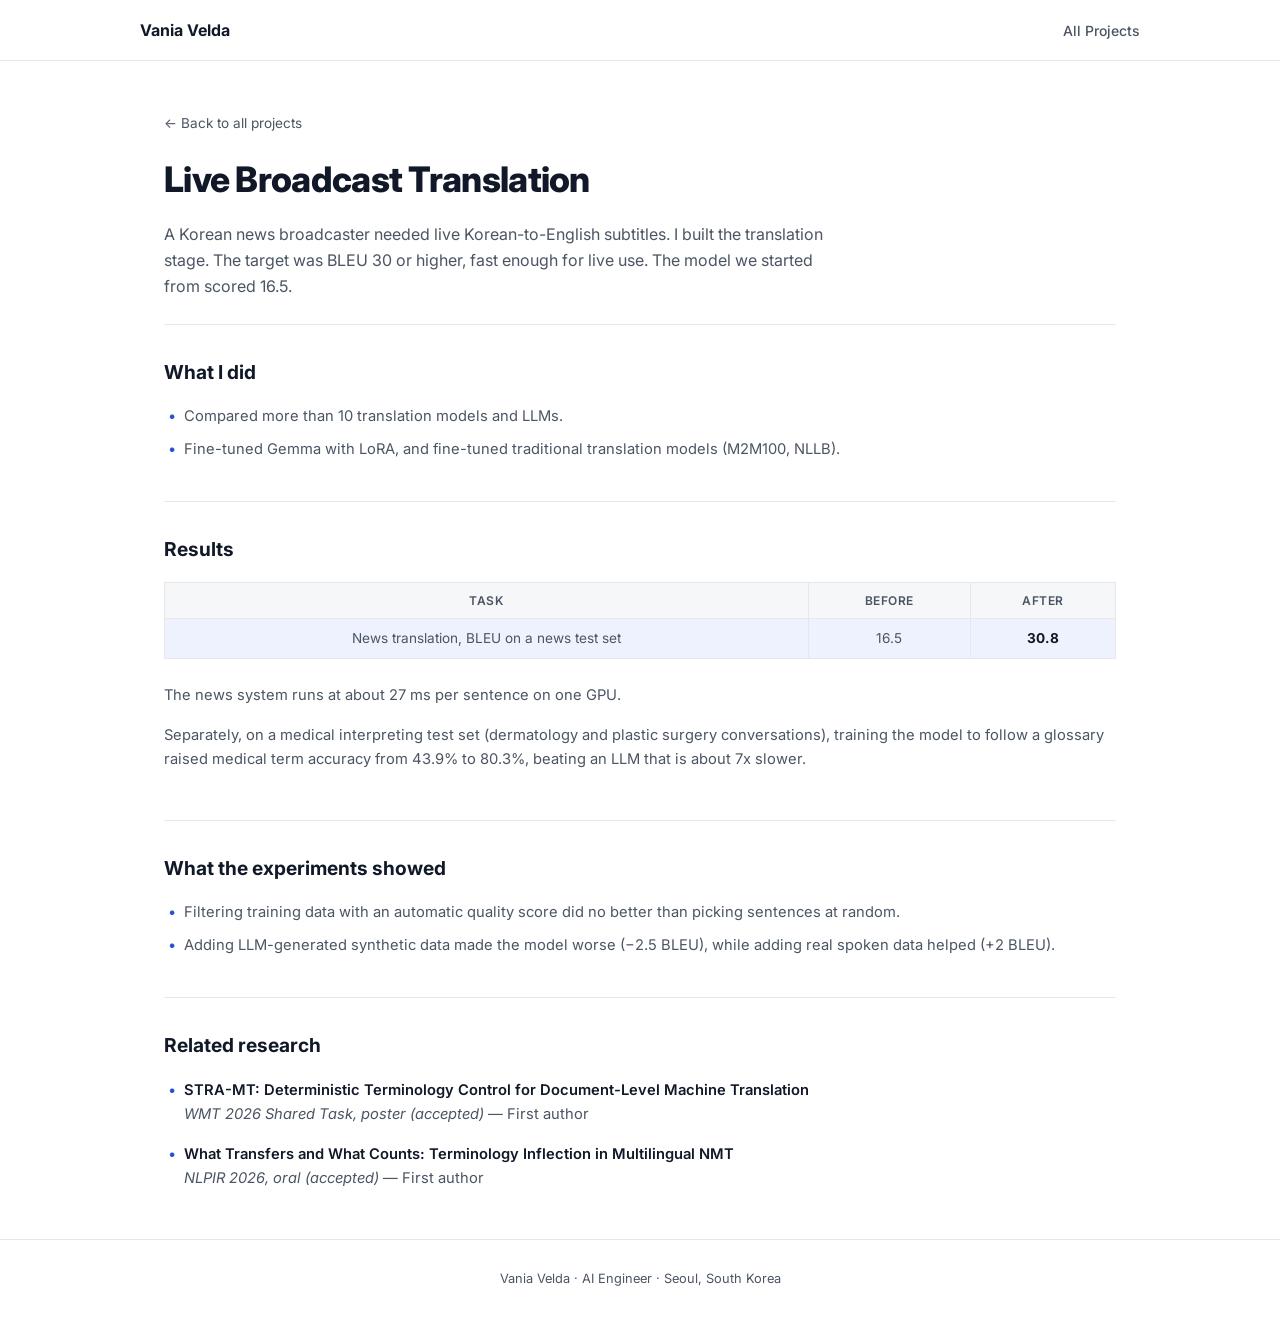
<file: demos/translation.html>
<!DOCTYPE html>
<html lang="en">
<head>
  <meta charset="UTF-8">
  <meta name="viewport" content="width=device-width, initial-scale=1.0">
  <title>Live Broadcast Translation - Vania Velda</title>
  <meta name="description" content="Korean-to-English translation for live news subtitles: BLEU 16.5 to 30.8, plus medical terminology accuracy from 43.9% to 80.3%.">
  <meta name="robots" content="index, follow">
  <link rel="canonical" href="https://xinzuan.github.io/portfolios/demos/translation.html">
  <meta property="og:title" content="Live Broadcast Translation - Vania Velda">
  <meta property="og:description" content="Korean-to-English translation for live news subtitles, from BLEU 16.5 to 30.8.">
  <link rel="preconnect" href="https://fonts.googleapis.com">
  <link rel="preconnect" href="https://fonts.gstatic.com" crossorigin>
  <link href="https://fonts.googleapis.com/css2?family=Inter:wght@400;500;600;700;800&display=swap" rel="stylesheet">
  <link rel="stylesheet" href="../css/style.css">
</head>
<body>

<nav>
  <div class="nav-inner">
    <a href="../index.html" class="nav-brand">Vania Velda</a>
    <ul class="nav-links">
      <li><a href="../index.html#work">All Projects</a></li>
    </ul>
  </div>
</nav>

<div class="container">
  <div class="page-header">
    <a href="../index.html#work" class="back-link">&larr; Back to all projects</a>
    <h1>Live Broadcast Translation</h1>
    <p>A Korean news broadcaster needed live Korean-to-English subtitles. I built the translation stage. The target was BLEU 30 or higher, fast enough for live use. The model we started from scored 16.5.</p>
  </div>

  <section class="demo-section">
    <h2>What I did</h2>
    <ul class="case-list">
      <li>Compared more than 10 translation models and LLMs.</li>
      <li>Fine-tuned Gemma with LoRA, and fine-tuned traditional translation models (M2M100, NLLB).</li>
    </ul>
  </section>

  <section class="demo-section">
    <h2>Results</h2>
    <table class="result-table">
      <thead>
        <tr>
          <th>Task</th>
          <th>Before</th>
          <th>After</th>
        </tr>
      </thead>
      <tbody>
        <tr class="ours">
          <td>News translation, BLEU on a news test set</td>
          <td>16.5</td>
          <td class="best">30.8</td>
        </tr>
      </tbody>
    </table>
    <p class="case-text">The news system runs at about 27 ms per sentence on one GPU.</p>
    <p class="case-text">Separately, on a medical interpreting test set (dermatology and plastic surgery conversations), training the model to follow a glossary raised medical term accuracy from 43.9% to 80.3%, beating an LLM that is about 7x slower.</p>
  </section>

  <section class="demo-section">
    <h2>What the experiments showed</h2>
    <ul class="case-list">
      <li>Filtering training data with an automatic quality score did no better than picking sentences at random.</li>
      <li>Adding LLM-generated synthetic data made the model worse (&minus;2.5 BLEU), while adding real spoken data helped (+2 BLEU).</li>
    </ul>
  </section>

  <section class="demo-section">
    <h2>Related research</h2>
    <div class="publication-item">
      <strong>STRA-MT: Deterministic Terminology Control for Document-Level Machine Translation</strong><br>
      <em>WMT 2026 Shared Task, poster (accepted)</em> &mdash; First author
    </div>
    <div class="publication-item">
      <strong>What Transfers and What Counts: Terminology Inflection in Multilingual NMT</strong><br>
      <em>NLPIR 2026, oral (accepted)</em> &mdash; First author
    </div>
  </section>

</div>

<footer>
  <div class="container">
    <p>Vania Velda &middot; AI Engineer &middot; Seoul, South Korea</p>
  </div>
</footer>

</body>
</html>
</file>
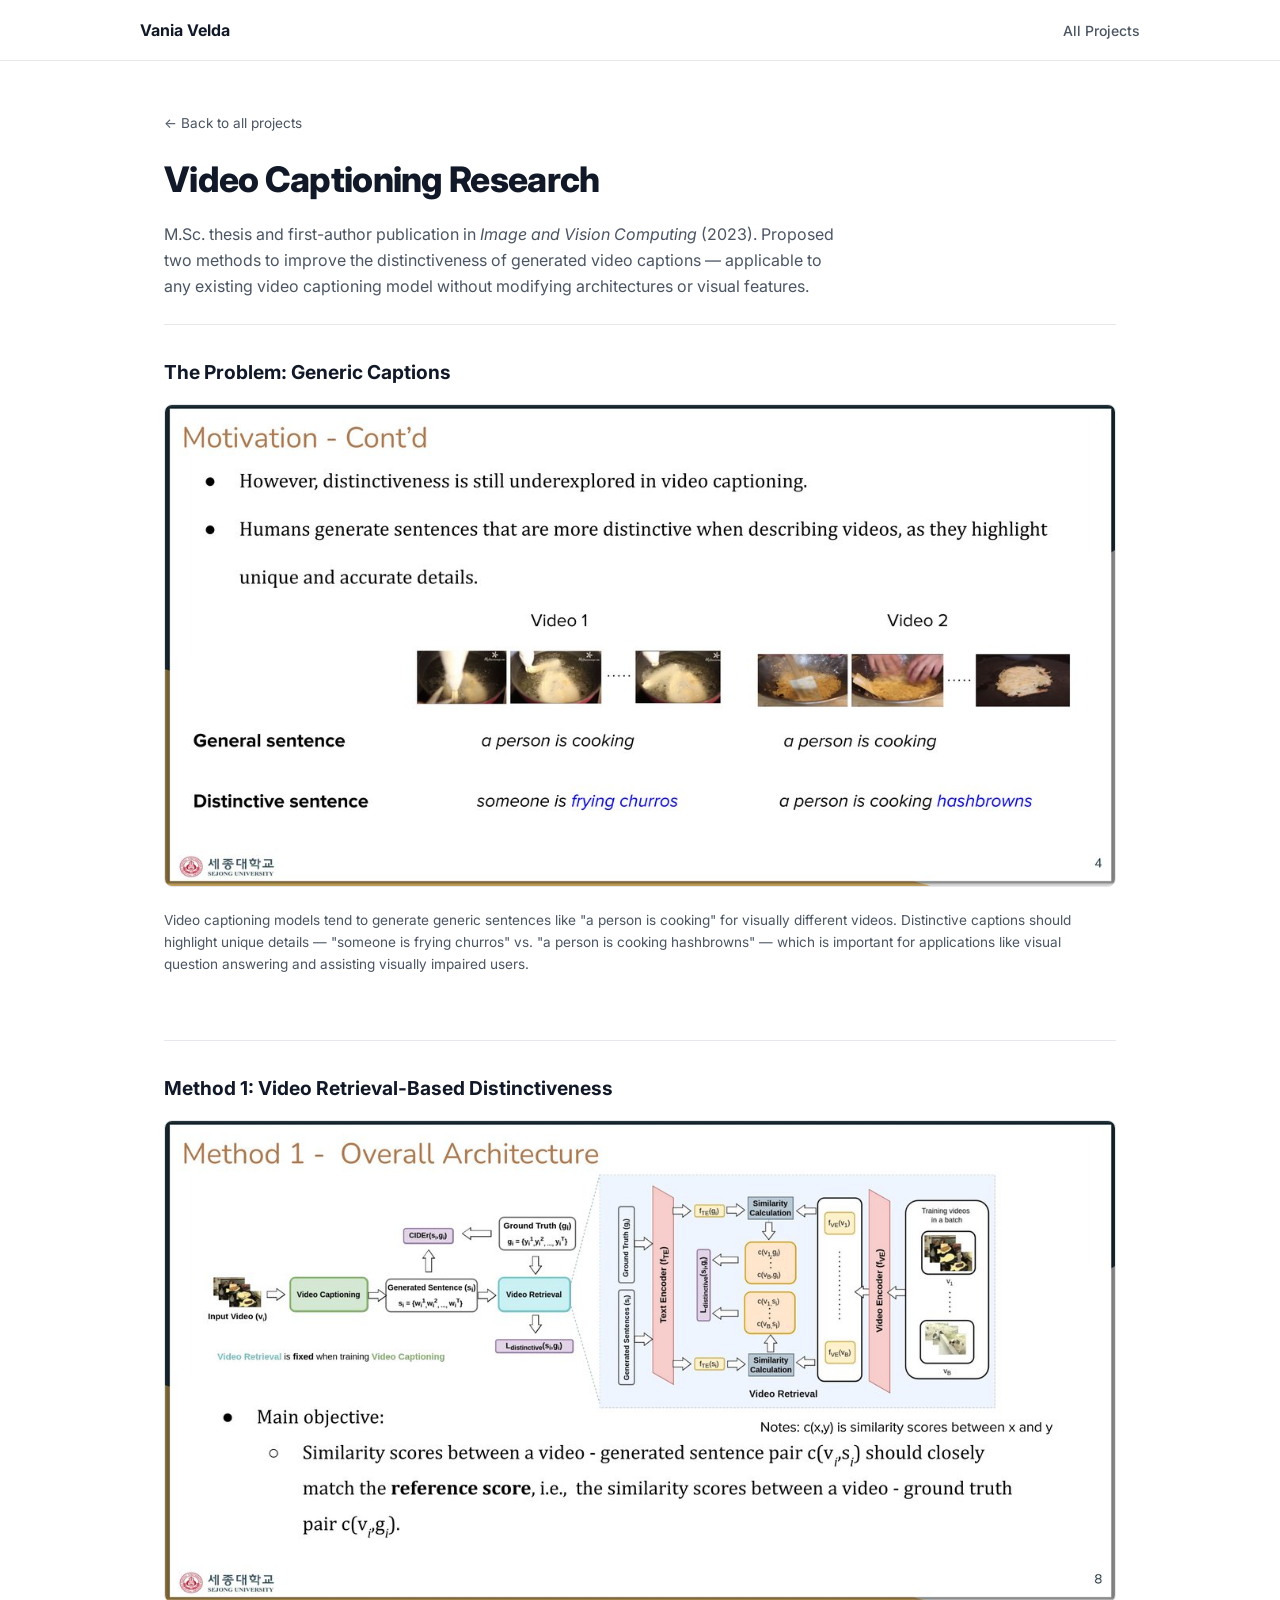
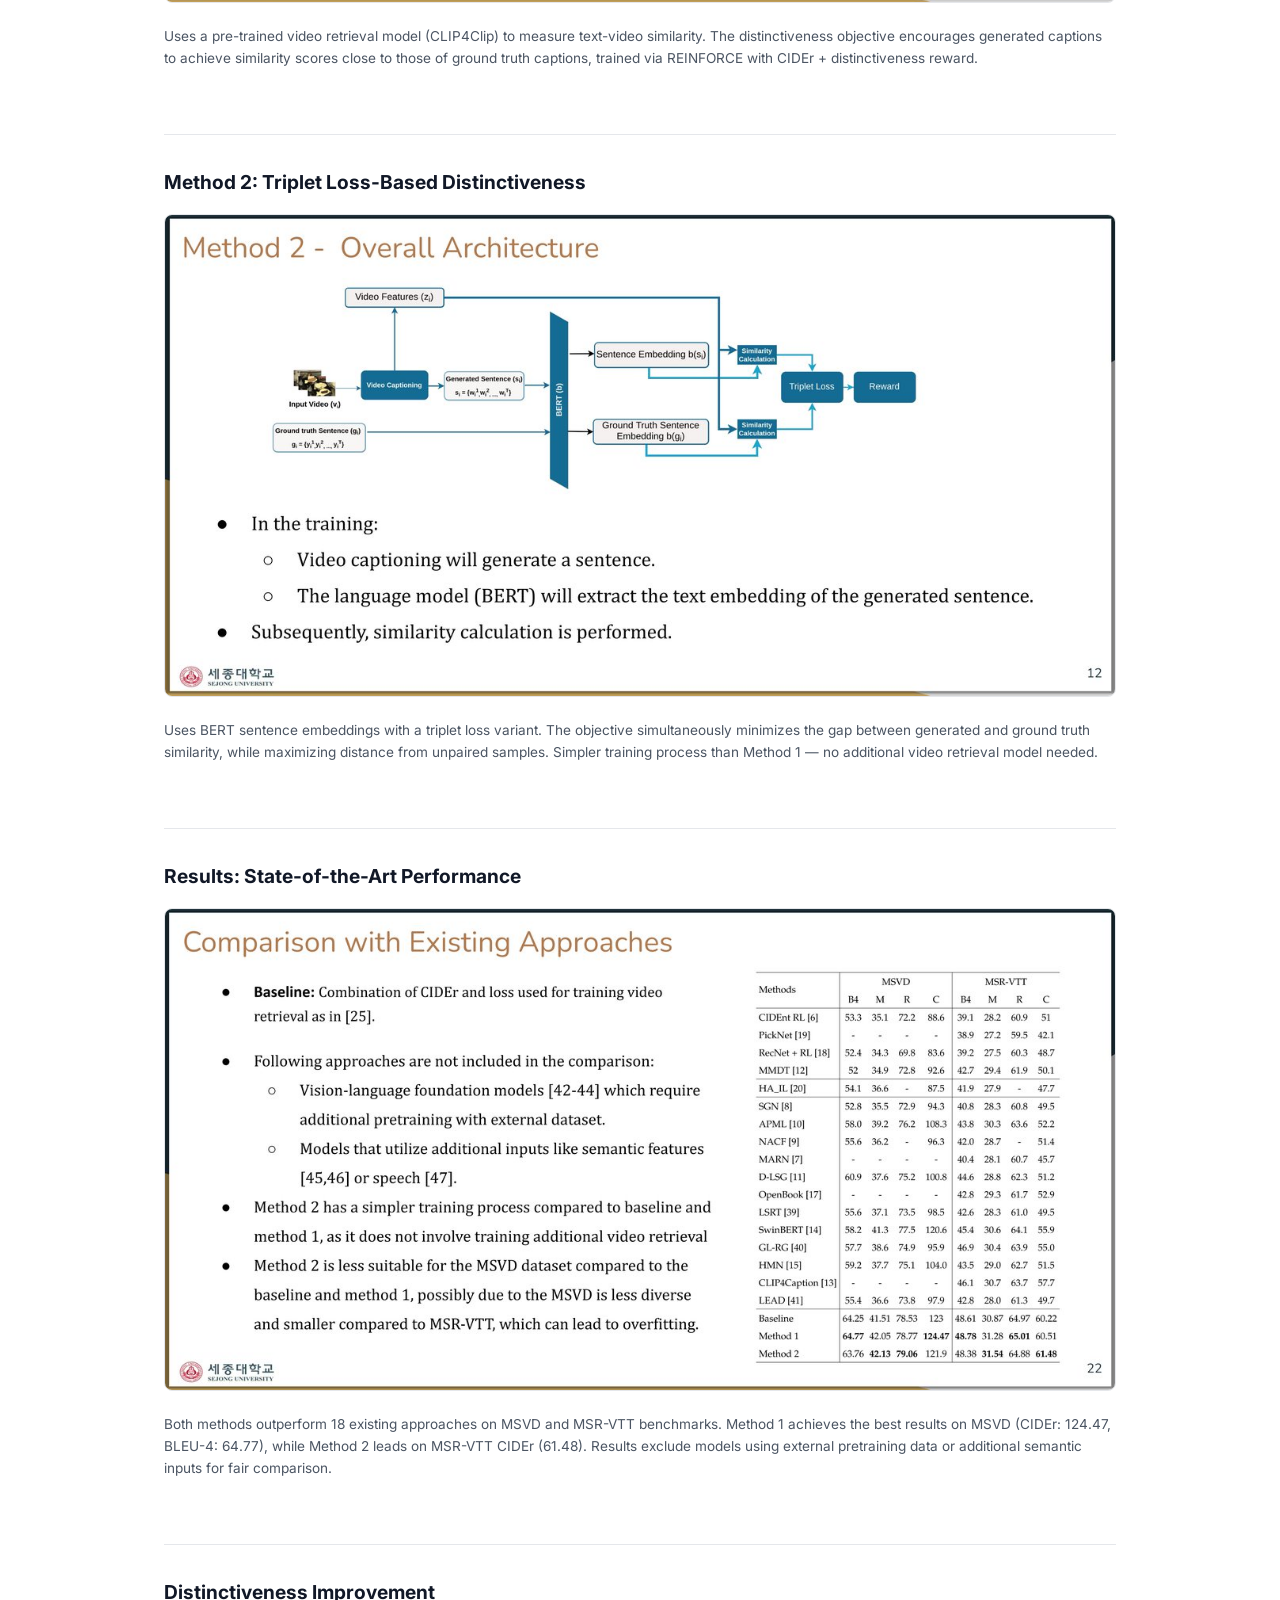
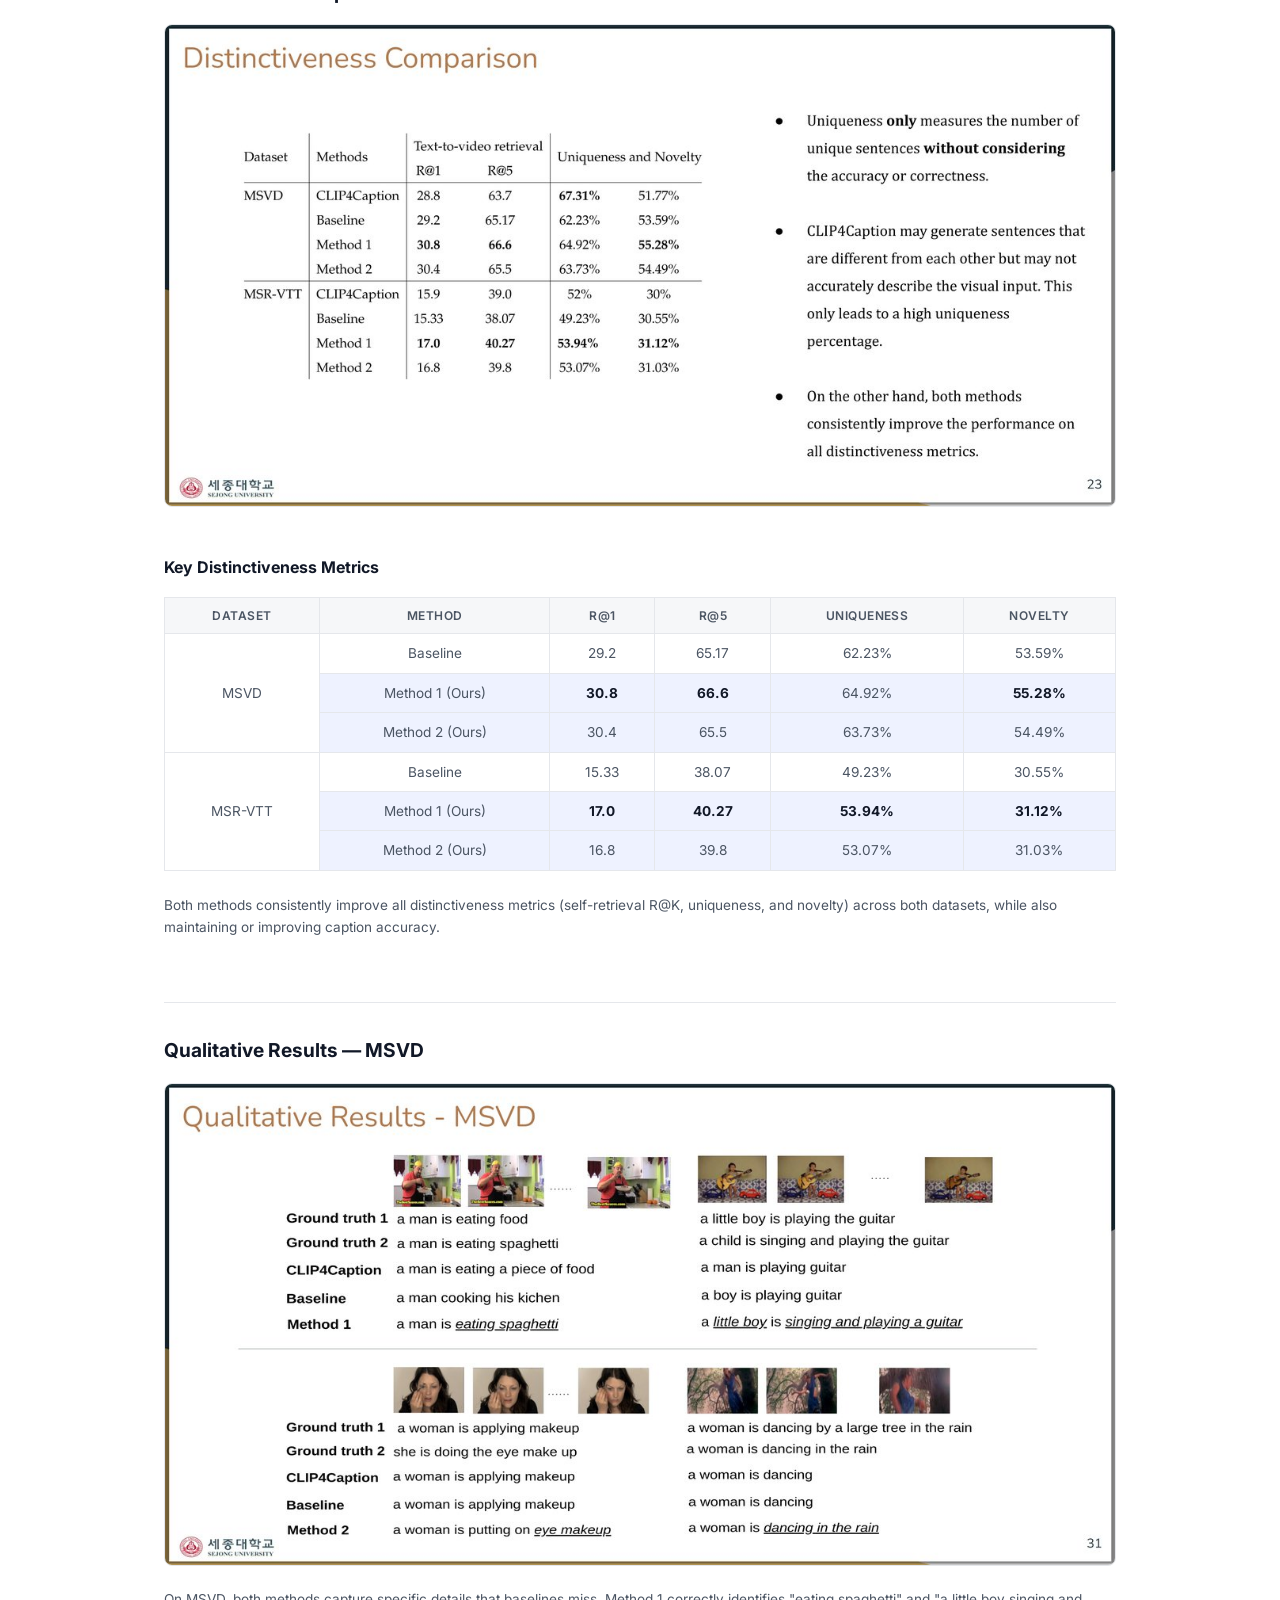
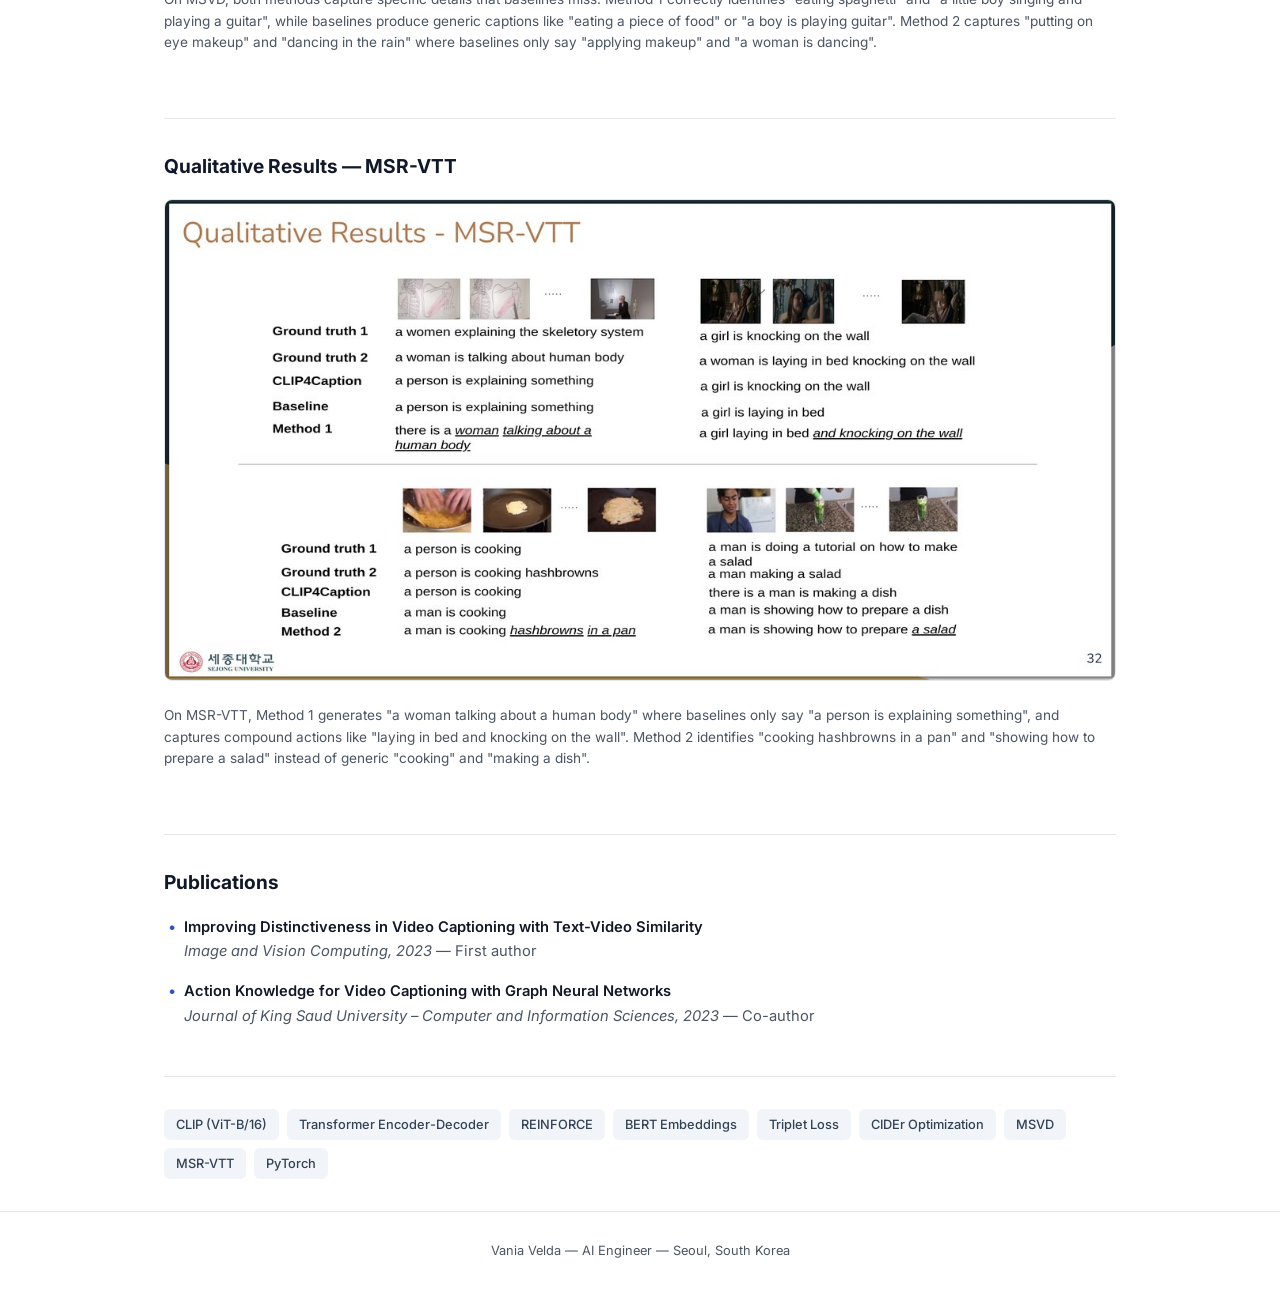
<file: demos/video-captioning.html>
<!DOCTYPE html>
<html lang="en">
<head>
  <meta charset="UTF-8">
  <meta name="viewport" content="width=device-width, initial-scale=1.0">
  <title>Video Captioning Research - Vania Velda</title>
  <meta name="description" content="Novel video captioning methods improving caption distinctiveness using text-video similarity objectives and triplet loss. Published in Image and Vision Computing (2023). Evaluated on MSVD and MSR-VTT datasets with state-of-the-art results.">
  <meta name="robots" content="index, follow">
  <link rel="canonical" href="https://xinzuan.github.io/portfolios/demos/video-captioning.html">
  <meta property="og:title" content="Video Captioning Research - Vania Velda">
  <meta property="og:description" content="Improving distinctiveness in video captioning with text-video similarity. Published in Image and Vision Computing, 2023.">
  <link rel="preconnect" href="https://fonts.googleapis.com">
  <link rel="preconnect" href="https://fonts.gstatic.com" crossorigin>
  <link href="https://fonts.googleapis.com/css2?family=Inter:wght@400;500;600;700&display=swap" rel="stylesheet">
  <link rel="stylesheet" href="../css/style.css">
  <style>
    .slide-img {
      width: 100%;
      border-radius: 8px;
      border: 1px solid var(--border);
      margin-bottom: 16px;
    }
    .slide-caption {
      font-size: 0.85rem;
      color: var(--text-muted);
      margin-bottom: 32px;
      line-height: 1.6;
    }
  </style>
</head>
<body>

<nav>
  <div class="nav-inner">
    <a href="../index.html" class="nav-brand">Vania Velda</a>
    <ul class="nav-links">
      <li><a href="../index.html#work">All Projects</a></li>
    </ul>
  </div>
</nav>

<div class="container">
  <div class="page-header">
    <a href="../index.html#work" class="back-link">&larr; Back to all projects</a>
    <h1>Video Captioning Research</h1>
    <p>M.Sc. thesis and first-author publication in <em>Image and Vision Computing</em> (2023). Proposed two methods to improve the distinctiveness of generated video captions &mdash; applicable to any existing video captioning model without modifying architectures or visual features.</p>
  </div>

  <!-- Problem -->
  <section class="demo-section">
    <h2>The Problem: Generic Captions</h2>
    <img src="../images/video-captioning/motivation-04.jpg" alt="Motivation: generic vs distinctive video captions. Two cooking videos both captioned as 'a person is cooking' vs. distinctive captions 'someone is frying churros' and 'a person is cooking hashbrowns'" class="slide-img" loading="lazy">
    <p class="slide-caption">
      Video captioning models tend to generate generic sentences like "a person is cooking" for visually different videos.
      Distinctive captions should highlight unique details &mdash; "someone is frying churros" vs. "a person is cooking hashbrowns" &mdash;
      which is important for applications like visual question answering and assisting visually impaired users.
    </p>
  </section>

  <!-- Method 1 -->
  <section class="demo-section">
    <h2>Method 1: Video Retrieval-Based Distinctiveness</h2>
    <img src="../images/video-captioning/method1_arch-08.jpg" alt="Method 1 architecture: video captioning generates sentences, a pre-trained video retrieval model calculates similarity scores between video-generated and video-ground truth pairs to compute the distinctiveness loss" class="slide-img" loading="lazy">
    <p class="slide-caption">
      Uses a pre-trained video retrieval model (CLIP4Clip) to measure text-video similarity.
      The distinctiveness objective encourages generated captions to achieve similarity scores
      close to those of ground truth captions, trained via REINFORCE with CIDEr + distinctiveness reward.
    </p>
  </section>

  <!-- Method 2 -->
  <section class="demo-section">
    <h2>Method 2: Triplet Loss-Based Distinctiveness</h2>
    <img src="../images/video-captioning/method2_arch-12.jpg" alt="Method 2 architecture: BERT extracts embeddings of generated and ground truth sentences, triplet loss ensures generated captions are similar to matched video while dissimilar to unmatched videos" class="slide-img" loading="lazy">
    <p class="slide-caption">
      Uses BERT sentence embeddings with a triplet loss variant. The objective simultaneously minimizes
      the gap between generated and ground truth similarity, while maximizing distance from unpaired samples.
      Simpler training process than Method 1 &mdash; no additional video retrieval model needed.
    </p>
  </section>

  <!-- Results -->
  <section class="demo-section">
    <h2>Results: State-of-the-Art Performance</h2>
    <img src="../images/video-captioning/results-22.jpg" alt="Comparison table showing Method 1 and Method 2 outperforming 18 existing approaches on MSVD and MSR-VTT datasets across BLEU-4, METEOR, ROUGE-L, and CIDEr metrics" class="slide-img" loading="lazy">
    <p class="slide-caption">
      Both methods outperform 18 existing approaches on MSVD and MSR-VTT benchmarks.
      Method 1 achieves the best results on MSVD (CIDEr: 124.47, BLEU-4: 64.77),
      while Method 2 leads on MSR-VTT CIDEr (61.48). Results exclude models using
      external pretraining data or additional semantic inputs for fair comparison.
    </p>
  </section>

  <!-- Distinctiveness -->
  <section class="demo-section">
    <h2>Distinctiveness Improvement</h2>
    <img src="../images/video-captioning/distinctiveness-23.jpg" alt="Distinctiveness comparison table showing both methods improve text-to-video retrieval R@1 and R@5, uniqueness, and novelty metrics compared to baseline and CLIP4Caption" class="slide-img" loading="lazy">

    <h3 style="font-size: 1rem; margin: 24px 0 12px;">Key Distinctiveness Metrics</h3>
    <table class="result-table">
      <thead>
        <tr>
          <th>Dataset</th>
          <th>Method</th>
          <th>R@1</th>
          <th>R@5</th>
          <th>Uniqueness</th>
          <th>Novelty</th>
        </tr>
      </thead>
      <tbody>
        <tr>
          <td rowspan="3">MSVD</td>
          <td>Baseline</td>
          <td>29.2</td>
          <td>65.17</td>
          <td>62.23%</td>
          <td>53.59%</td>
        </tr>
        <tr class="ours">
          <td>Method 1 (Ours)</td>
          <td class="best">30.8</td>
          <td class="best">66.6</td>
          <td>64.92%</td>
          <td class="best">55.28%</td>
        </tr>
        <tr class="ours">
          <td>Method 2 (Ours)</td>
          <td>30.4</td>
          <td>65.5</td>
          <td>63.73%</td>
          <td>54.49%</td>
        </tr>
        <tr>
          <td rowspan="3">MSR-VTT</td>
          <td>Baseline</td>
          <td>15.33</td>
          <td>38.07</td>
          <td>49.23%</td>
          <td>30.55%</td>
        </tr>
        <tr class="ours">
          <td>Method 1 (Ours)</td>
          <td class="best">17.0</td>
          <td class="best">40.27</td>
          <td class="best">53.94%</td>
          <td class="best">31.12%</td>
        </tr>
        <tr class="ours">
          <td>Method 2 (Ours)</td>
          <td>16.8</td>
          <td>39.8</td>
          <td>53.07%</td>
          <td>31.03%</td>
        </tr>
      </tbody>
    </table>
    <p class="slide-caption">
      Both methods consistently improve all distinctiveness metrics (self-retrieval R@K, uniqueness, and novelty)
      across both datasets, while also maintaining or improving caption accuracy.
    </p>
  </section>

  <!-- Qualitative Results -->
  <section class="demo-section">
    <h2>Qualitative Results &mdash; MSVD</h2>
    <img src="../images/video-captioning/qualitative_msvd-31.jpg" alt="Qualitative results on MSVD: Method 1 generates 'a man is eating spaghetti' instead of generic 'eating food', and 'a little boy is singing and playing a guitar' instead of just 'playing guitar'. Method 2 generates 'a woman is putting on eye makeup' and 'a woman is dancing in the rain' capturing specific details missed by baselines." class="slide-img" loading="lazy">
    <p class="slide-caption">
      On MSVD, both methods capture specific details that baselines miss.
      Method 1 correctly identifies "eating spaghetti" and "a little boy singing and playing a guitar",
      while baselines produce generic captions like "eating a piece of food" or "a boy is playing guitar".
      Method 2 captures "putting on eye makeup" and "dancing in the rain" where baselines only say "applying makeup" and "a woman is dancing".
    </p>
  </section>

  <section class="demo-section">
    <h2>Qualitative Results &mdash; MSR-VTT</h2>
    <img src="../images/video-captioning/qualitative_msrvtt-32.jpg" alt="Qualitative results on MSR-VTT: Method 1 generates 'a woman talking about a human body' instead of 'a person is explaining something', and 'a girl laying in bed and knocking on the wall'. Method 2 generates 'a man is cooking hashbrowns in a pan' and 'a man is showing how to prepare a salad'." class="slide-img" loading="lazy">
    <p class="slide-caption">
      On MSR-VTT, Method 1 generates "a woman talking about a human body" where baselines only say
      "a person is explaining something", and captures compound actions like "laying in bed and knocking on the wall".
      Method 2 identifies "cooking hashbrowns in a pan" and "showing how to prepare a salad" instead of generic "cooking" and "making a dish".
    </p>
  </section>

  <!-- Publications -->
  <section class="demo-section">
    <h2>Publications</h2>
    <div class="publication-item">
      <strong>Improving Distinctiveness in Video Captioning with Text-Video Similarity</strong><br>
      <em>Image and Vision Computing, 2023</em> &mdash; First author
    </div>
    <div class="publication-item">
      <strong>Action Knowledge for Video Captioning with Graph Neural Networks</strong><br>
      <em>Journal of King Saud University &ndash; Computer and Information Sciences, 2023</em> &mdash; Co-author
    </div>
  </section>

  <section class="demo-section">
    <div class="skills-grid">
      <span class="skill-tag">CLIP (ViT-B/16)</span>
      <span class="skill-tag">Transformer Encoder-Decoder</span>
      <span class="skill-tag">REINFORCE</span>
      <span class="skill-tag">BERT Embeddings</span>
      <span class="skill-tag">Triplet Loss</span>
      <span class="skill-tag">CIDEr Optimization</span>
      <span class="skill-tag">MSVD</span>
      <span class="skill-tag">MSR-VTT</span>
      <span class="skill-tag">PyTorch</span>
    </div>
  </section>
</div>

<footer>
  <div class="container">
    <p>Vania Velda &mdash; AI Engineer &mdash; Seoul, South Korea</p>
  </div>
</footer>

</body>
</html>
</file>
<file: css/style.css>
*, *::before, *::after {
  margin: 0;
  padding: 0;
  box-sizing: border-box;
}

/* Light by default (easier to skim and print); follows the visitor's dark-mode setting. */
:root {
  color-scheme: light dark;
  --bg: #ffffff;
  --bg-soft: #f6f7f9;
  --bg-card: #ffffff;
  --bg-card-hover: #f8fafc;
  --text: #111827;
  --text-muted: #4b5563;
  --accent: #2952cc;
  --accent-hover: #1e3fa3;
  --accent-soft: #eef2ff;
  --border: #e5e7eb;
  --tag-bg: #f1f5f9;
  --tag-text: #334155;
  --good: #15803d;
  --bad: #b91c1c;
  --max-width: 1000px;
}

@media (prefers-color-scheme: dark) {
  :root {
    --bg: #0f1117;
    --bg-soft: #13151c;
    --bg-card: #181a20;
    --bg-card-hover: #1e2028;
    --text: #e4e4e7;
    --text-muted: #a1a1aa;
    --accent: #7aa2ff;
    --accent-hover: #a5c0ff;
    --accent-soft: rgba(122, 162, 255, 0.12);
    --border: #27272a;
    --tag-bg: #1e293b;
    --tag-text: #cbd5e1;
    --good: #4ade80;
    --bad: #f87171;
  }
}

html {
  scroll-behavior: smooth;
}

body {
  font-family: "Inter", "Segoe UI", system-ui, -apple-system, sans-serif;
  background: var(--bg);
  color: var(--text);
  line-height: 1.65;
  font-size: 16px;
}

a {
  color: var(--accent);
  text-decoration: none;
  transition: color 0.2s;
}

a:hover {
  color: var(--accent-hover);
}

/* --- Layout --- */

.container {
  max-width: var(--max-width);
  margin: 0 auto;
  padding: 0 24px;
}

main > section {
  padding: 72px 0;
}

main > section.section-alt {
  background: var(--bg-soft);
}

.section-title {
  font-size: 1.6rem;
  font-weight: 700;
  letter-spacing: -0.01em;
  margin-bottom: 8px;
}

.section-intro {
  color: var(--text-muted);
  margin-bottom: 32px;
  max-width: 640px;
}

/* --- Navigation --- */

nav {
  position: sticky;
  top: 0;
  background: color-mix(in srgb, var(--bg) 88%, transparent);
  backdrop-filter: blur(12px);
  border-bottom: 1px solid var(--border);
  z-index: 100;
  padding: 0 24px;
}

nav .nav-inner {
  max-width: var(--max-width);
  margin: 0 auto;
  display: flex;
  align-items: center;
  justify-content: space-between;
  gap: 16px;
  height: 60px;
}

nav .nav-brand {
  font-weight: 700;
  font-size: 1rem;
  color: var(--text);
}

nav .nav-links {
  display: flex;
  align-items: center;
  gap: 24px;
  list-style: none;
}

nav .nav-links a {
  color: var(--text-muted);
  font-size: 0.875rem;
  font-weight: 500;
}

nav .nav-links a:hover {
  color: var(--text);
}

nav .nav-links a.btn {
  color: #fff;
}

/* --- Buttons --- */

.btn {
  display: inline-flex;
  align-items: center;
  gap: 8px;
  padding: 10px 20px;
  border-radius: 8px;
  font-size: 0.92rem;
  font-weight: 600;
  border: 1px solid transparent;
  transition: background 0.2s, border-color 0.2s, color 0.2s;
}

.btn-primary {
  background: var(--accent);
  color: #fff;
}

.btn-primary:hover {
  background: var(--accent-hover);
  color: #fff;
}

.btn-secondary {
  background: var(--bg-card);
  border-color: var(--border);
  color: var(--text);
}

.btn-secondary:hover {
  border-color: var(--accent);
  color: var(--accent);
}

.btn-small {
  padding: 6px 14px;
  font-size: 0.82rem;
}

/* --- Hero --- */

.hero {
  padding: 72px 0 56px;
}

.hero-eyebrow {
  font-size: 0.85rem;
  font-weight: 600;
  letter-spacing: 0.06em;
  text-transform: uppercase;
  color: var(--accent);
  margin-bottom: 12px;
}

.hero h1 {
  font-size: 3rem;
  font-weight: 800;
  letter-spacing: -0.03em;
  line-height: 1.1;
  margin-bottom: 20px;
}

.hero-pitch {
  font-size: 1.2rem;
  color: var(--text-muted);
  max-width: 720px;
  margin-bottom: 28px;
}

.hero-pitch strong {
  color: var(--text);
  font-weight: 600;
}

.hero-actions {
  display: flex;
  flex-wrap: wrap;
  gap: 12px;
  margin-bottom: 28px;
}

.hero-facts {
  display: flex;
  flex-wrap: wrap;
  gap: 8px 24px;
  list-style: none;
  font-size: 0.9rem;
  color: var(--text-muted);
}

.hero-facts strong {
  color: var(--text);
  font-weight: 600;
}

/* --- Stats --- */

.stats {
  display: grid;
  grid-template-columns: repeat(4, 1fr);
  gap: 16px;
}

.stat {
  background: var(--bg-card);
  border: 1px solid var(--border);
  border-radius: 12px;
  padding: 20px;
}

.stat-value {
  display: block;
  font-size: 1.9rem;
  font-weight: 800;
  letter-spacing: -0.02em;
  color: var(--accent);
  line-height: 1.2;
}

.stat-label {
  display: block;
  font-size: 0.85rem;
  color: var(--text-muted);
  margin-top: 6px;
}

/* --- Featured projects --- */

.feature {
  background: var(--bg-card);
  border: 1px solid var(--border);
  border-radius: 14px;
  padding: 28px;
  margin-bottom: 20px;
}

.feature-head {
  display: flex;
  justify-content: space-between;
  align-items: flex-start;
  gap: 16px;
  margin-bottom: 20px;
}

.feature-label,
.demo-card .card-label {
  display: block;
  font-size: 0.72rem;
  font-weight: 700;
  letter-spacing: 0.08em;
  text-transform: uppercase;
  color: var(--accent);
  margin-bottom: 6px;
}

.feature h3 {
  font-size: 1.35rem;
  font-weight: 700;
  letter-spacing: -0.01em;
}

.feature-grid {
  display: grid;
  grid-template-columns: 1fr 1fr 1fr;
  gap: 24px;
}

.feature-grid h4 {
  font-size: 0.75rem;
  font-weight: 700;
  letter-spacing: 0.08em;
  text-transform: uppercase;
  color: var(--text-muted);
  margin-bottom: 6px;
}

.feature-grid p {
  font-size: 0.92rem;
  color: var(--text-muted);
}

.feature-result p {
  color: var(--text);
  font-weight: 500;
}

.feature-result strong {
  color: var(--good);
  font-size: 1.05rem;
}

/* --- Project cards --- */

.demos-grid {
  display: grid;
  grid-template-columns: repeat(auto-fill, minmax(280px, 1fr));
  gap: 20px;
}

.demo-card {
  background: var(--bg-card);
  border: 1px solid var(--border);
  border-radius: 12px;
  padding: 24px;
  color: var(--text);
  transition: border-color 0.2s, transform 0.2s;
  display: flex;
  flex-direction: column;
}

.demo-card:hover {
  border-color: var(--accent);
  color: var(--text);
  transform: translateY(-2px);
}

.demo-card h3 {
  font-size: 1.05rem;
  font-weight: 700;
  margin-bottom: 8px;
}

.demo-card p {
  font-size: 0.88rem;
  color: var(--text-muted);
  line-height: 1.6;
  flex-grow: 1;
}

.card-cta {
  margin-top: 16px;
  font-size: 0.85rem;
  font-weight: 600;
  color: var(--accent);
}

/* --- Tags --- */

.skills-grid {
  display: flex;
  flex-wrap: wrap;
  gap: 8px;
}

.skill-tag {
  background: var(--tag-bg);
  color: var(--tag-text);
  padding: 5px 12px;
  border-radius: 6px;
  font-size: 0.8rem;
  font-weight: 500;
  white-space: nowrap;
}

.skill-group-list {
  display: grid;
  grid-template-columns: 1fr 1fr;
  gap: 24px 32px;
}

.skill-group h3 {
  font-size: 0.85rem;
  font-weight: 700;
  margin-bottom: 10px;
}

/* --- Experience --- */

.experience-item {
  margin-bottom: 36px;
}

.experience-item:last-child {
  margin-bottom: 0;
}

.experience-header {
  display: flex;
  justify-content: space-between;
  align-items: baseline;
  flex-wrap: wrap;
  gap: 8px;
  margin-bottom: 8px;
}

.experience-header h3 {
  font-size: 1.1rem;
  font-weight: 700;
}

.experience-header .date {
  font-size: 0.85rem;
  color: var(--text-muted);
  white-space: nowrap;
}

.experience-item ul,
.case-list {
  list-style: none;
  padding: 0;
}

.experience-item li,
.case-list li {
  position: relative;
  padding-left: 20px;
  margin-bottom: 8px;
  color: var(--text-muted);
  font-size: 0.92rem;
}

.experience-item li::before,
.case-list li::before {
  content: "\2022";
  position: absolute;
  left: 4px;
  color: var(--accent);
}

/* --- Publications --- */

.publication-item {
  margin-bottom: 16px;
  padding-left: 20px;
  position: relative;
  font-size: 0.92rem;
  color: var(--text-muted);
}

.publication-item::before {
  content: "\2022";
  position: absolute;
  left: 4px;
  color: var(--accent);
}

.publication-item strong {
  color: var(--text);
  font-weight: 600;
}

/* --- Education --- */

.education-list {
  display: grid;
  grid-template-columns: 1fr 1fr;
  gap: 32px;
}

.education-item h3 {
  font-size: 1.05rem;
  font-weight: 700;
  margin-bottom: 2px;
}

.education-item .date {
  font-size: 0.85rem;
  color: var(--text-muted);
  margin-bottom: 6px;
}

.education-item p {
  font-size: 0.9rem;
  color: var(--text-muted);
}

/* --- Contact --- */

.contact-cta {
  text-align: center;
}

.contact-cta .section-intro {
  margin-left: auto;
  margin-right: auto;
}

.contact-cta .hero-actions {
  justify-content: center;
  margin-bottom: 0;
}

/* --- Footer --- */

footer {
  border-top: 1px solid var(--border);
  padding: 28px 0;
  text-align: center;
  font-size: 0.8rem;
  color: var(--text-muted);
}

/* --- Project pages --- */

.page-header {
  padding: 48px 0 24px;
}

.page-header h1 {
  font-size: 2.2rem;
  font-weight: 800;
  letter-spacing: -0.02em;
  margin-bottom: 12px;
}

.page-header p {
  color: var(--text-muted);
  max-width: 680px;
}

.back-link {
  display: inline-flex;
  align-items: center;
  gap: 6px;
  font-size: 0.85rem;
  color: var(--text-muted);
  margin-bottom: 16px;
}

.back-link:hover {
  color: var(--text);
}

.demo-section {
  padding: 32px 0;
  border-top: 1px solid var(--border);
}

.demo-section h2 {
  font-size: 1.2rem;
  font-weight: 700;
  margin-bottom: 16px;
}

.demo-pair {
  display: grid;
  grid-template-columns: 1fr 1fr;
  gap: 16px;
  margin-bottom: 24px;
}

.demo-pair label {
  font-size: 0.8rem;
  font-weight: 600;
  text-transform: uppercase;
  letter-spacing: 0.06em;
  color: var(--text-muted);
  display: block;
  margin-bottom: 8px;
}

.demo-pair video,
.demo-pair audio {
  width: 100%;
  border-radius: 8px;
  background: var(--bg-card);
}

.demo-pair audio {
  margin-top: 4px;
}

.case-text {
  color: var(--text-muted);
  font-size: 0.92rem;
  margin-bottom: 16px;
}

/* Shared by the case-study pages and the video captioning results. */
.result-table {
  width: 100%;
  border-collapse: collapse;
  font-size: 0.85rem;
  margin: 16px 0 24px;
}

.result-table th,
.result-table td {
  padding: 8px 12px;
  border: 1px solid var(--border);
  text-align: center;
}

.result-table th {
  background: var(--bg-soft);
  color: var(--text-muted);
  font-weight: 600;
  font-size: 0.75rem;
  text-transform: uppercase;
  letter-spacing: 0.04em;
}

.result-table td {
  color: var(--text-muted);
}

.result-table td.best {
  color: var(--text);
  font-weight: 700;
}

.result-table tr.ours td {
  background: var(--accent-soft);
}

/* --- Responsive --- */

@media (max-width: 800px) {
  .stats {
    grid-template-columns: 1fr 1fr;
  }

  .feature-grid,
  .skill-group-list,
  .education-list {
    grid-template-columns: 1fr;
  }

  .feature-grid {
    gap: 16px;
  }
}

@media (max-width: 640px) {
  .hero {
    padding: 48px 0 40px;
  }

  .hero h1 {
    font-size: 2.2rem;
  }

  .hero-pitch {
    font-size: 1.05rem;
  }

  main > section {
    padding: 48px 0;
  }

  .feature {
    padding: 20px;
  }

  .feature-head {
    flex-direction: column;
  }

  .demo-pair {
    grid-template-columns: 1fr;
  }

  .experience-header {
    flex-direction: column;
    gap: 2px;
  }

  /* On phones the section links would crowd the name; the CV button is the one that matters. */
  nav .nav-links li.nav-section {
    display: none;
  }

  /* Wide result tables scroll on their own instead of widening the page. */
  .result-table {
    display: block;
    overflow-x: auto;
  }
}
</file>
